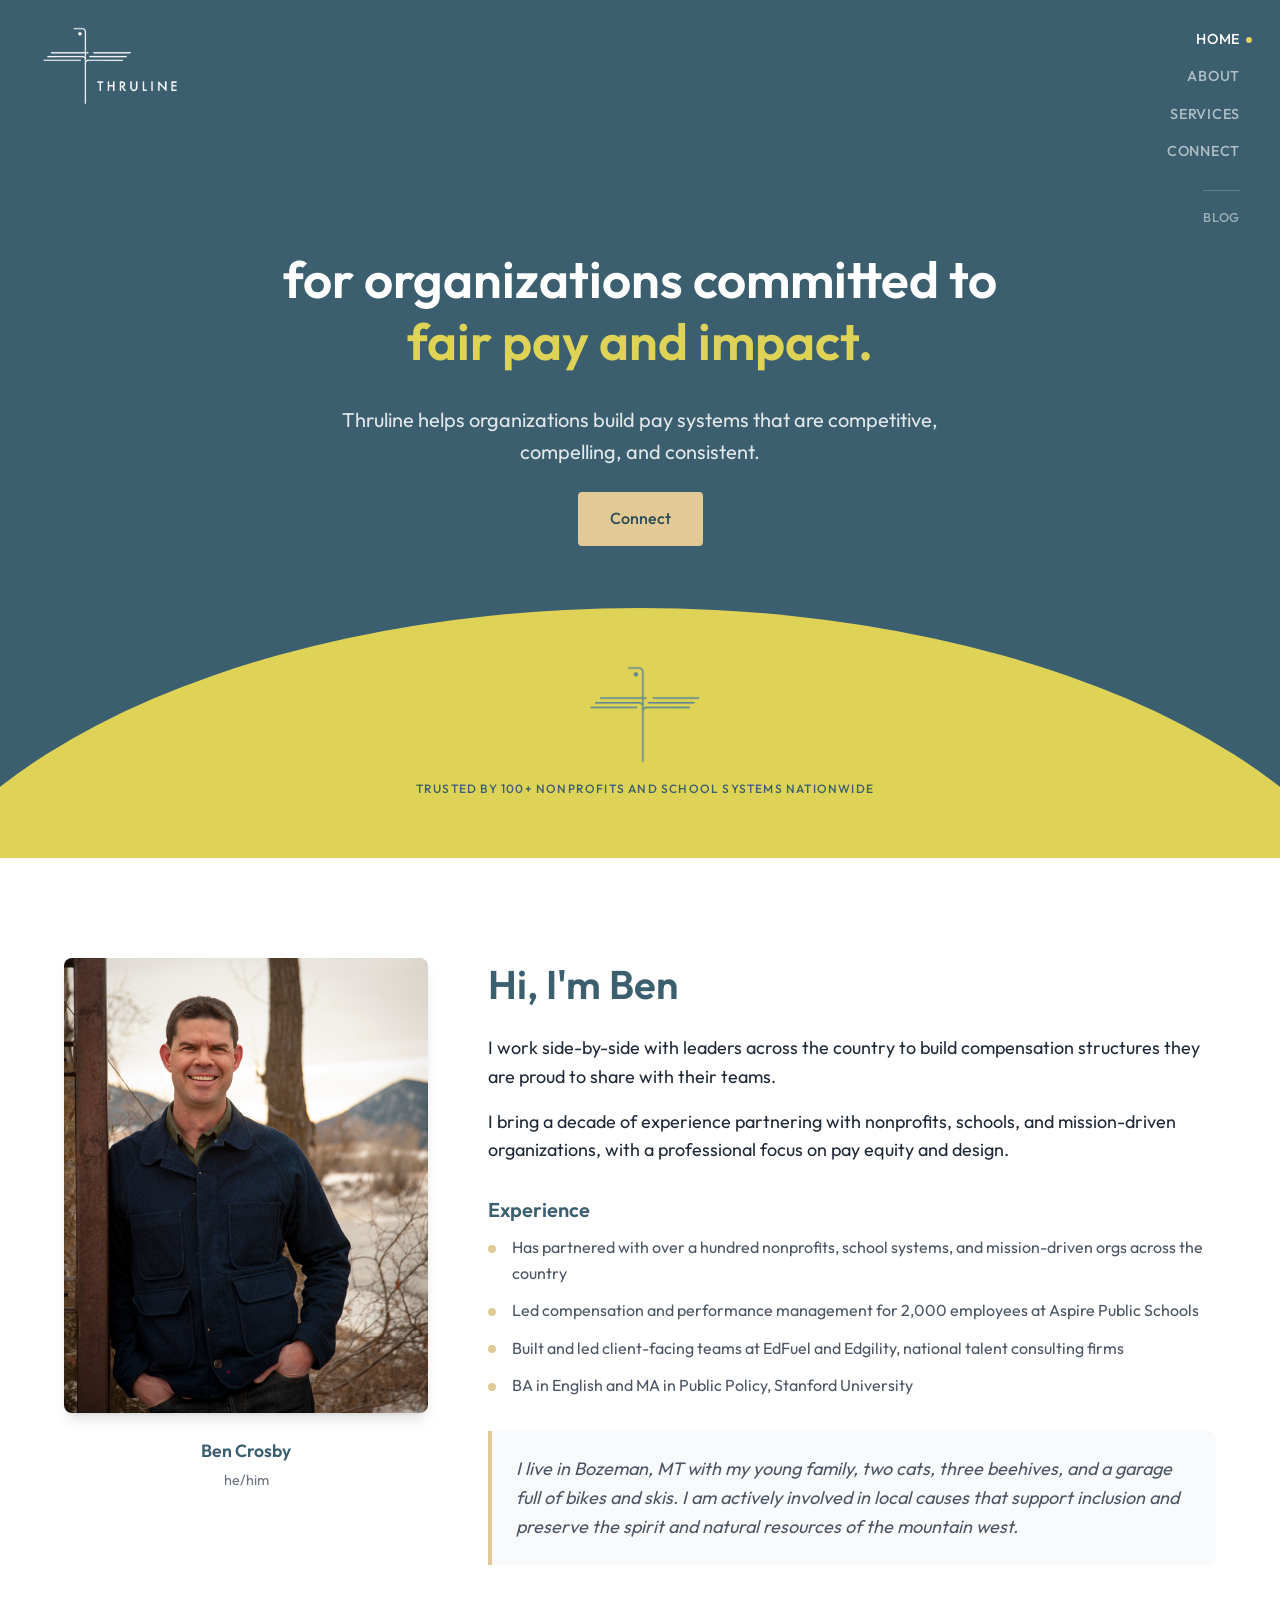
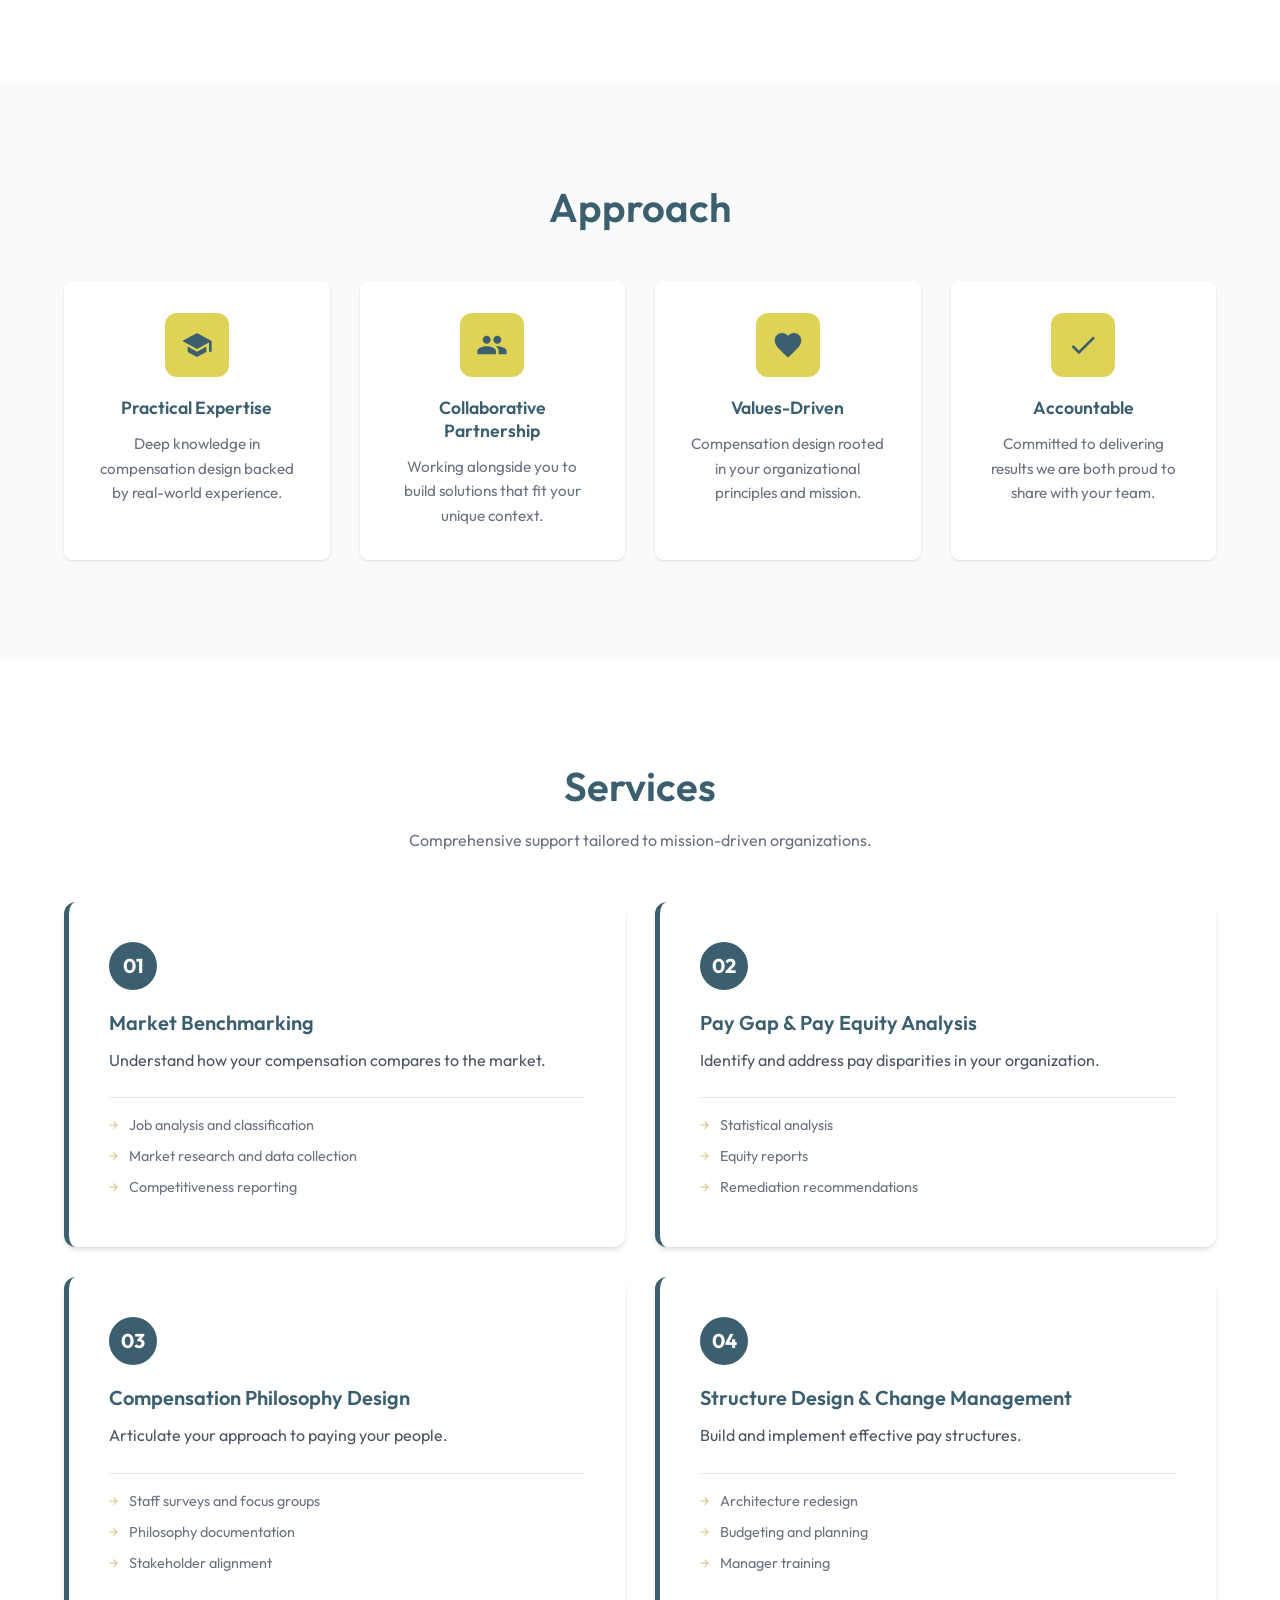
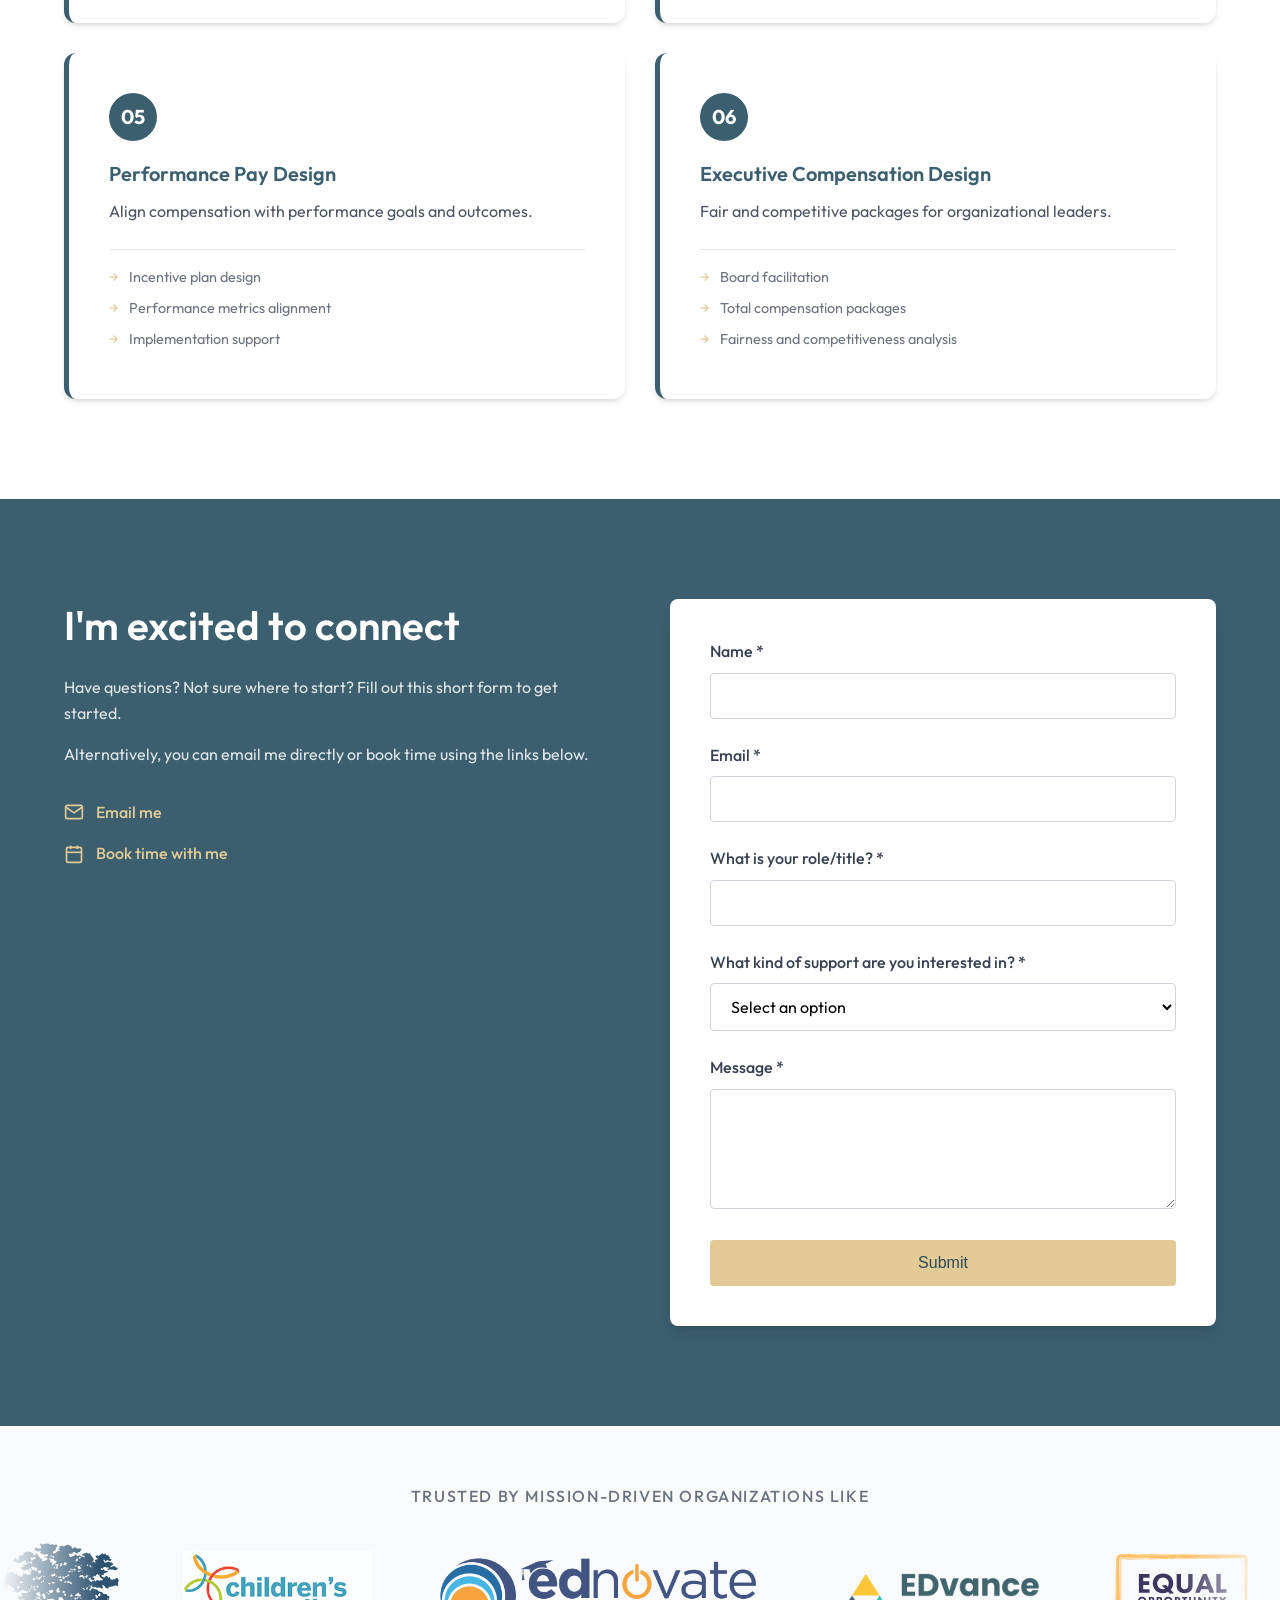
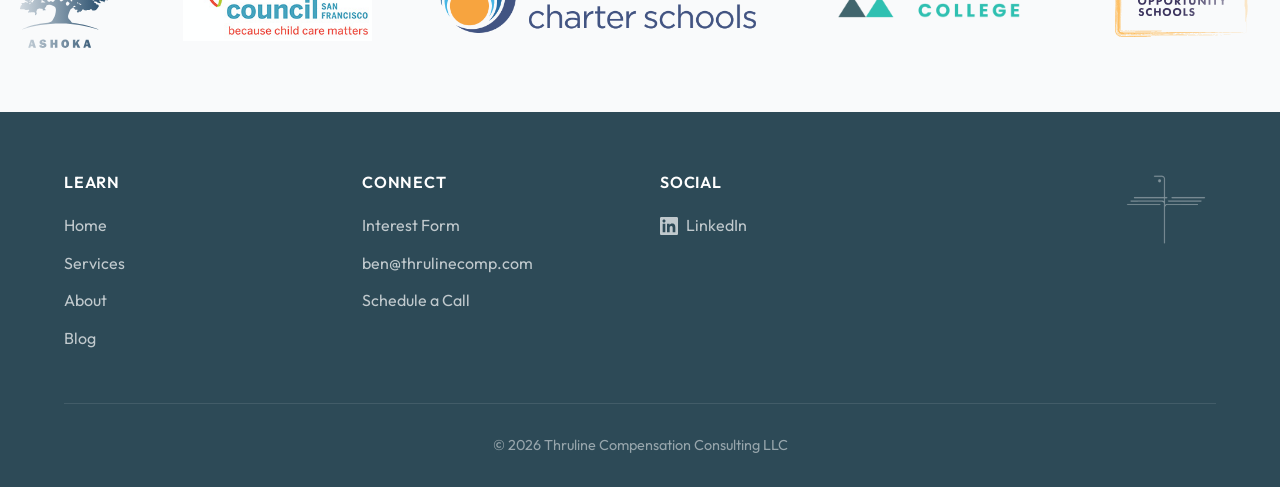
<file: index.html>
<!DOCTYPE html>
<html lang="en">
<head>
    <meta charset="UTF-8">
    <meta name="viewport" content="width=device-width, initial-scale=1.0">
    <title>Thruline Compensation Consulting</title>
    <link rel="stylesheet" href="styles.css">
    <link rel="preconnect" href="https://fonts.googleapis.com">
    <link rel="preconnect" href="https://fonts.gstatic.com" crossorigin>
    <link href="https://fonts.googleapis.com/css2?family=Outfit:wght@300;400;500;600;700&display=swap" rel="stylesheet">
</head>
<body>
    <!-- Header -->
    <header class="header">
        <nav class="nav">
            <a href="#home" class="logo">
                <img src="logo-white.png" alt="Thruline Compensation Consulting" class="logo-img">
            </a>
            <button class="mobile-menu-btn" aria-label="Toggle menu">
                <span></span>
                <span></span>
                <span></span>
            </button>
            <ul class="nav-links">
                <li><a href="#home">Home</a></li>
                <li><a href="#about">About</a></li>
                <li><a href="#services">Services</a></li>
                <li><a href="#get-started" class="nav-cta">Connect</a></li>
                <li class="nav-secondary"><a href="blog.html">Blog</a></li>
            </ul>
        </nav>
    </header>

    <!-- Hero Section -->
    <section id="home" class="hero">
        <!-- Decorative shapes -->
        <div class="hero-shape hero-shape-1"></div>
        <div class="hero-shape hero-shape-2"></div>
        <div class="hero-shape hero-shape-3"></div>

        <div class="hero-content">
            <div class="hero-accent-line"></div>
            <h1>Strategic consulting<br>for organizations committed to<br><span class="text-highlight">fair pay and impact.</span></h1>
            <p class="hero-subtitle">Thruline helps organizations build pay systems that are competitive, compelling, and consistent.</p>
            <a href="#get-started" class="btn btn-primary">Connect</a>
        </div>

        <div class="hero-decoration">
            <img src="logomark-color.png" alt="" class="hero-logomark" aria-hidden="true">
            <p class="hero-trust">Trusted by 100+ nonprofits and school systems nationwide</p>
        </div>
    </section>

    <!-- About Section -->
    <section id="about" class="about">
        <div class="container">
            <div class="about-grid">
                <div class="about-image">
                    <img src="ben-crosby.jpg" alt="Ben Crosby - Compensation Consultant" class="headshot">
                    <div class="photo-caption">
                        <span class="photo-name">Ben Crosby</span>
                        <span class="photo-pronouns">he/him</span>
                    </div>
                </div>
                <div class="about-content">
                    <h2>Hi, I'm Ben</h2>
                    <p class="lead">I work side-by-side with leaders across the country to build compensation structures they are proud to share with their teams.</p>

                    <p>I bring a decade of experience partnering with nonprofits, schools, and mission-driven organizations, with a professional focus on pay equity and design.</p>

                    <h3>Experience</h3>
                    <ul class="experience-list">
                        <li>Has partnered with over a hundred nonprofits, school systems, and mission-driven orgs across the country</li>
                        <li>Led compensation and performance management for 2,000 employees at Aspire Public Schools</li>
                        <li>Built and led client-facing teams at EdFuel and Edgility, national talent consulting firms</li>
                        <li>BA in English and MA in Public Policy, Stanford University</li>
                    </ul>

                    <p class="personal-note">I live in Bozeman, MT with my young family, two cats, three beehives, and a garage full of bikes and skis. I am actively involved in local causes that support inclusion and preserve the spirit and natural resources of the mountain west.</p>
                </div>
            </div>
        </div>
    </section>

    <!-- Values Section -->
    <section class="values">
        <div class="container">
            <h2>Approach</h2>
            <div class="values-grid">
                <div class="value-card">
                    <div class="value-icon">
                        <svg viewBox="0 0 24 24" fill="currentColor">
                            <path d="M12 3L1 9l11 6 9-4.91V17h2V9L12 3z"/>
                            <path d="M5 13.18v4L12 21l7-3.82v-4L12 17l-7-3.82z"/>
                        </svg>
                    </div>
                    <h3>Practical Expertise</h3>
                    <p>Deep knowledge in compensation design backed by real-world experience.</p>
                </div>
                <div class="value-card">
                    <div class="value-icon">
                        <svg viewBox="0 0 24 24" fill="currentColor">
                            <path d="M16 11c1.66 0 2.99-1.34 2.99-3S17.66 5 16 5c-1.66 0-3 1.34-3 3s1.34 3 3 3zm-8 0c1.66 0 2.99-1.34 2.99-3S9.66 5 8 5C6.34 5 5 6.34 5 8s1.34 3 3 3zm0 2c-2.33 0-7 1.17-7 3.5V19h14v-2.5c0-2.33-4.67-3.5-7-3.5zm8 0c-.29 0-.62.02-.97.05 1.16.84 1.97 1.97 1.97 3.45V19h6v-2.5c0-2.33-4.67-3.5-7-3.5z"/>
                        </svg>
                    </div>
                    <h3>Collaborative Partnership</h3>
                    <p>Working alongside you to build solutions that fit your unique context.</p>
                </div>
                <div class="value-card">
                    <div class="value-icon">
                        <svg viewBox="0 0 24 24" fill="currentColor">
                            <path d="M12 21.35l-1.45-1.32C5.4 15.36 2 12.28 2 8.5 2 5.42 4.42 3 7.5 3c1.74 0 3.41.81 4.5 2.09C13.09 3.81 14.76 3 16.5 3 19.58 3 22 5.42 22 8.5c0 3.78-3.4 6.86-8.55 11.54L12 21.35z"/>
                        </svg>
                    </div>
                    <h3>Values-Driven</h3>
                    <p>Compensation design rooted in your organizational principles and mission.</p>
                </div>
                <div class="value-card">
                    <div class="value-icon">
                        <svg viewBox="0 0 24 24" fill="currentColor">
                            <path d="M9 16.17L4.83 12l-1.42 1.41L9 19 21 7l-1.41-1.41L9 16.17z"/>
                        </svg>
                    </div>
                    <h3>Accountable</h3>
                    <p>Committed to delivering results we are both proud to share with your team.</p>
                </div>
            </div>
        </div>
    </section>

    <!-- Services Section -->
    <section id="services" class="services">
        <div class="container">
            <h2>Services</h2>
            <p class="section-intro">Comprehensive support tailored to mission-driven organizations.</p>

            <div class="services-grid">
                <div class="service-card">
                    <div class="service-number">01</div>
                    <h3>Market Benchmarking</h3>
                    <p>Understand how your compensation compares to the market.</p>
                    <ul class="deliverables">
                        <li>Job analysis and classification</li>
                        <li>Market research and data collection</li>
                        <li>Competitiveness reporting</li>
                    </ul>
                </div>

                <div class="service-card">
                    <div class="service-number">02</div>
                    <h3>Pay Gap & Pay Equity Analysis</h3>
                    <p>Identify and address pay disparities in your organization.</p>
                    <ul class="deliverables">
                        <li>Statistical analysis</li>
                        <li>Equity reports</li>
                        <li>Remediation recommendations</li>
                    </ul>
                </div>

                <div class="service-card">
                    <div class="service-number">03</div>
                    <h3>Compensation Philosophy Design</h3>
                    <p>Articulate your approach to paying your people.</p>
                    <ul class="deliverables">
                        <li>Staff surveys and focus groups</li>
                        <li>Philosophy documentation</li>
                        <li>Stakeholder alignment</li>
                    </ul>
                </div>

                <div class="service-card">
                    <div class="service-number">04</div>
                    <h3>Structure Design & Change Management</h3>
                    <p>Build and implement effective pay structures.</p>
                    <ul class="deliverables">
                        <li>Architecture redesign</li>
                        <li>Budgeting and planning</li>
                        <li>Manager training</li>
                    </ul>
                </div>

                <div class="service-card">
                    <div class="service-number">05</div>
                    <h3>Performance Pay Design</h3>
                    <p>Align compensation with performance goals and outcomes.</p>
                    <ul class="deliverables">
                        <li>Incentive plan design</li>
                        <li>Performance metrics alignment</li>
                        <li>Implementation support</li>
                    </ul>
                </div>

                <div class="service-card">
                    <div class="service-number">06</div>
                    <h3>Executive Compensation Design</h3>
                    <p>Fair and competitive packages for organizational leaders.</p>
                    <ul class="deliverables">
                        <li>Board facilitation</li>
                        <li>Total compensation packages</li>
                        <li>Fairness and competitiveness analysis</li>
                    </ul>
                </div>
            </div>
        </div>
    </section>

    <!-- Connect Section -->
    <section id="get-started" class="get-started">
        <div class="container">
            <div class="get-started-grid">
                <div class="get-started-content">
                    <h2>I'm excited to connect</h2>
                    <p>Have questions? Not sure where to start? Fill out this short form to get started.</p>
                    <p>Alternatively, you can email me directly or book time using the links below.</p>

                    <div class="contact-alternatives">
                        <a href="mailto:ben@thrulinecomp.com" class="contact-link">
                            <svg viewBox="0 0 24 24" fill="none" stroke="currentColor" stroke-width="2">
                                <path d="M4 4h16c1.1 0 2 .9 2 2v12c0 1.1-.9 2-2 2H4c-1.1 0-2-.9-2-2V6c0-1.1.9-2 2-2z"/>
                                <polyline points="22,6 12,13 2,6"/>
                            </svg>
                            Email me
                        </a>
                        <a href="https://calendly.com/bencrosby-thruline" target="_blank" rel="noopener noreferrer" class="contact-link">
                            <svg viewBox="0 0 24 24" fill="none" stroke="currentColor" stroke-width="2">
                                <rect x="3" y="4" width="18" height="18" rx="2" ry="2"/>
                                <line x1="16" y1="2" x2="16" y2="6"/>
                                <line x1="8" y1="2" x2="8" y2="6"/>
                                <line x1="3" y1="10" x2="21" y2="10"/>
                            </svg>
                            Book time with me
                        </a>
                    </div>
                </div>

                <div class="get-started-form">
                    <form id="contact-form" action="https://api.web3forms.com/submit" method="POST">
                        <input type="hidden" name="access_key" value="d8dfdfcf-18a9-48a7-85e6-bcd4b63ea696">
                        <input type="hidden" name="subject" value="New inquiry from Thruline website">
                        <input type="hidden" name="from_name" value="Thruline Website">
                        <input type="checkbox" name="botcheck" class="botcheck" style="display:none !important;" tabindex="-1" autocomplete="off" aria-hidden="true">

                        <div class="form-group">
                            <label for="name">Name *</label>
                            <input type="text" id="name" name="name" required>
                        </div>

                        <div class="form-group">
                            <label for="email">Email *</label>
                            <input type="email" id="email" name="email" required>
                        </div>

                        <div class="form-group">
                            <label for="role">What is your role/title? *</label>
                            <input type="text" id="role" name="role" required>
                        </div>

                        <div class="form-group">
                            <label for="interest">What kind of support are you interested in? *</label>
                            <select id="interest" name="interest" required>
                                <option value="">Select an option</option>
                                <option value="compensation-study">Compensation study</option>
                                <option value="market-benchmarking">Market benchmarking</option>
                                <option value="executive-compensation">Executive compensation design</option>
                                <option value="talent-performance">Talent or performance management</option>
                                <option value="other">Other</option>
                            </select>
                        </div>

                        <div class="form-group">
                            <label for="message">Message *</label>
                            <textarea id="message" name="message" rows="4" required></textarea>
                        </div>

                        <button type="submit" class="btn btn-primary btn-full">Submit</button>

                        <div id="form-success" class="form-success" hidden>
                            Thanks for reaching out! I'll be in touch soon.
                        </div>

                        <div id="form-error" class="form-error" hidden>
                            Sorry, something went wrong sending your message. Please email me directly at <a href="mailto:ben@thrulinecomp.com">ben@thrulinecomp.com</a>.
                        </div>
                    </form>
                </div>
            </div>
        </div>
    </section>

    <!-- Client Logos Section -->
    <section class="clients">
        <div class="container">
            <h3>Trusted by mission-driven organizations like</h3>
        </div>
        <div class="logo-marquee">
            <div class="logo-track">
                <img src="logos/Ashoka_logo.svg" alt="Ashoka" class="logo-ashoka">
                <img src="logos/Childrens council logo.jpg" alt="Children's Council" class="logo-childrens">
                <img src="logos/ednovate.png" alt="Ednovate" class="logo-ednovate">
                <img src="logos/EDvance_logo_horizontal (5).png" alt="EDvance" class="logo-edvance">
                <img src="logos/eos-brush-logo.svg" alt="EOS" class="logo-eos">
                <img src="logos/FAS_Logo_BLUE.png" alt="FAS" class="logo-fas">
                <img src="logos/Giffords_Logo_Primary_RGB.webp" alt="Giffords" class="logo-giffords">
                <img src="logos/HPN Logo.jpg" alt="HPN" class="logo-hpn">
                <img src="logos/Local Progress.png" alt="Local Progress" class="logo-localprogress">
                <img src="logos/MS votes.jpg" alt="MS Votes" class="logo-msvotes">
                <img src="logos/MWF_RGB__Logo.png" alt="MWF" class="logo-mwf">
                <img src="logos/Promise+Venture+Studio+Logo+-+Color.webp" alt="Promise Venture Studio" class="logo-promise">
                <img src="logos/TrusteesLogo_C_Left.png" alt="Trustees" class="logo-trustees">
                <img src="logos/WHOI_PrimaryLogo.png" alt="WHOI" class="logo-whoi">
                <img src="logos/Alder.png" alt="Alder" class="logo-alder">
                <img src="logos/NYFC_Logo.png" alt="NYFC" class="logo-nyfc">
                <img src="logos/size_550x415_Aspire_Primary_Logo.png" alt="Aspire" class="logo-aspire">
                <!-- Duplicate for seamless loop -->
                <img src="logos/Ashoka_logo.svg" alt="Ashoka" class="logo-ashoka">
                <img src="logos/Childrens council logo.jpg" alt="Children's Council" class="logo-childrens">
                <img src="logos/ednovate.png" alt="Ednovate" class="logo-ednovate">
                <img src="logos/EDvance_logo_horizontal (5).png" alt="EDvance" class="logo-edvance">
                <img src="logos/eos-brush-logo.svg" alt="EOS" class="logo-eos">
                <img src="logos/FAS_Logo_BLUE.png" alt="FAS" class="logo-fas">
                <img src="logos/Giffords_Logo_Primary_RGB.webp" alt="Giffords" class="logo-giffords">
                <img src="logos/HPN Logo.jpg" alt="HPN" class="logo-hpn">
                <img src="logos/Local Progress.png" alt="Local Progress" class="logo-localprogress">
                <img src="logos/MS votes.jpg" alt="MS Votes" class="logo-msvotes">
                <img src="logos/MWF_RGB__Logo.png" alt="MWF" class="logo-mwf">
                <img src="logos/Promise+Venture+Studio+Logo+-+Color.webp" alt="Promise Venture Studio" class="logo-promise">
                <img src="logos/TrusteesLogo_C_Left.png" alt="Trustees" class="logo-trustees">
                <img src="logos/WHOI_PrimaryLogo.png" alt="WHOI" class="logo-whoi">
                <img src="logos/Alder.png" alt="Alder" class="logo-alder">
                <img src="logos/NYFC_Logo.png" alt="NYFC" class="logo-nyfc">
                <img src="logos/size_550x415_Aspire_Primary_Logo.png" alt="Aspire" class="logo-aspire">
            </div>
        </div>
    </section>

    <!-- Footer -->
    <footer class="footer">
        <div class="container">
            <div class="footer-grid">
                <div class="footer-section">
                    <h4>Learn</h4>
                    <ul>
                        <li><a href="#home">Home</a></li>
                        <li><a href="#services">Services</a></li>
                        <li><a href="#about">About</a></li>
                        <li><a href="blog.html">Blog</a></li>
                    </ul>
                </div>

                <div class="footer-section">
                    <h4>Connect</h4>
                    <ul>
                        <li><a href="#get-started">Interest Form</a></li>
                        <li><a href="mailto:ben@thrulinecomp.com">ben@thrulinecomp.com</a></li>
                        <li><a href="https://calendly.com/bencrosby-thruline" target="_blank" rel="noopener noreferrer">Schedule a Call</a></li>
                    </ul>
                </div>

                <div class="footer-section">
                    <h4>Social</h4>
                    <ul>
                        <li>
                            <a href="https://linkedin.com/in/ben-crosby-9b768011/" target="_blank" rel="noopener noreferrer" class="social-link">
                                <svg viewBox="0 0 24 24" fill="currentColor">
                                    <path d="M20.447 20.452h-3.554v-5.569c0-1.328-.027-3.037-1.852-3.037-1.853 0-2.136 1.445-2.136 2.939v5.667H9.351V9h3.414v1.561h.046c.477-.9 1.637-1.85 3.37-1.85 3.601 0 4.267 2.37 4.267 5.455v6.286zM5.337 7.433c-1.144 0-2.063-.926-2.063-2.065 0-1.138.92-2.063 2.063-2.063 1.14 0 2.064.925 2.064 2.063 0 1.139-.925 2.065-2.064 2.065zm1.782 13.019H3.555V9h3.564v11.452zM22.225 0H1.771C.792 0 0 .774 0 1.729v20.542C0 23.227.792 24 1.771 24h20.451C23.2 24 24 23.227 24 22.271V1.729C24 .774 23.2 0 22.222 0h.003z"/>
                                </svg>
                                LinkedIn
                            </a>
                        </li>
                    </ul>
                </div>

                <div class="footer-section footer-brand">
                    <img src="logomark-white.png" alt="Thruline" class="footer-logomark">
                </div>
            </div>

            <div class="footer-bottom">
                <p>&copy; 2026 Thruline Compensation Consulting LLC</p>
            </div>
        </div>
    </footer>

    <script src="script.js"></script>
</body>
</html>
</file>
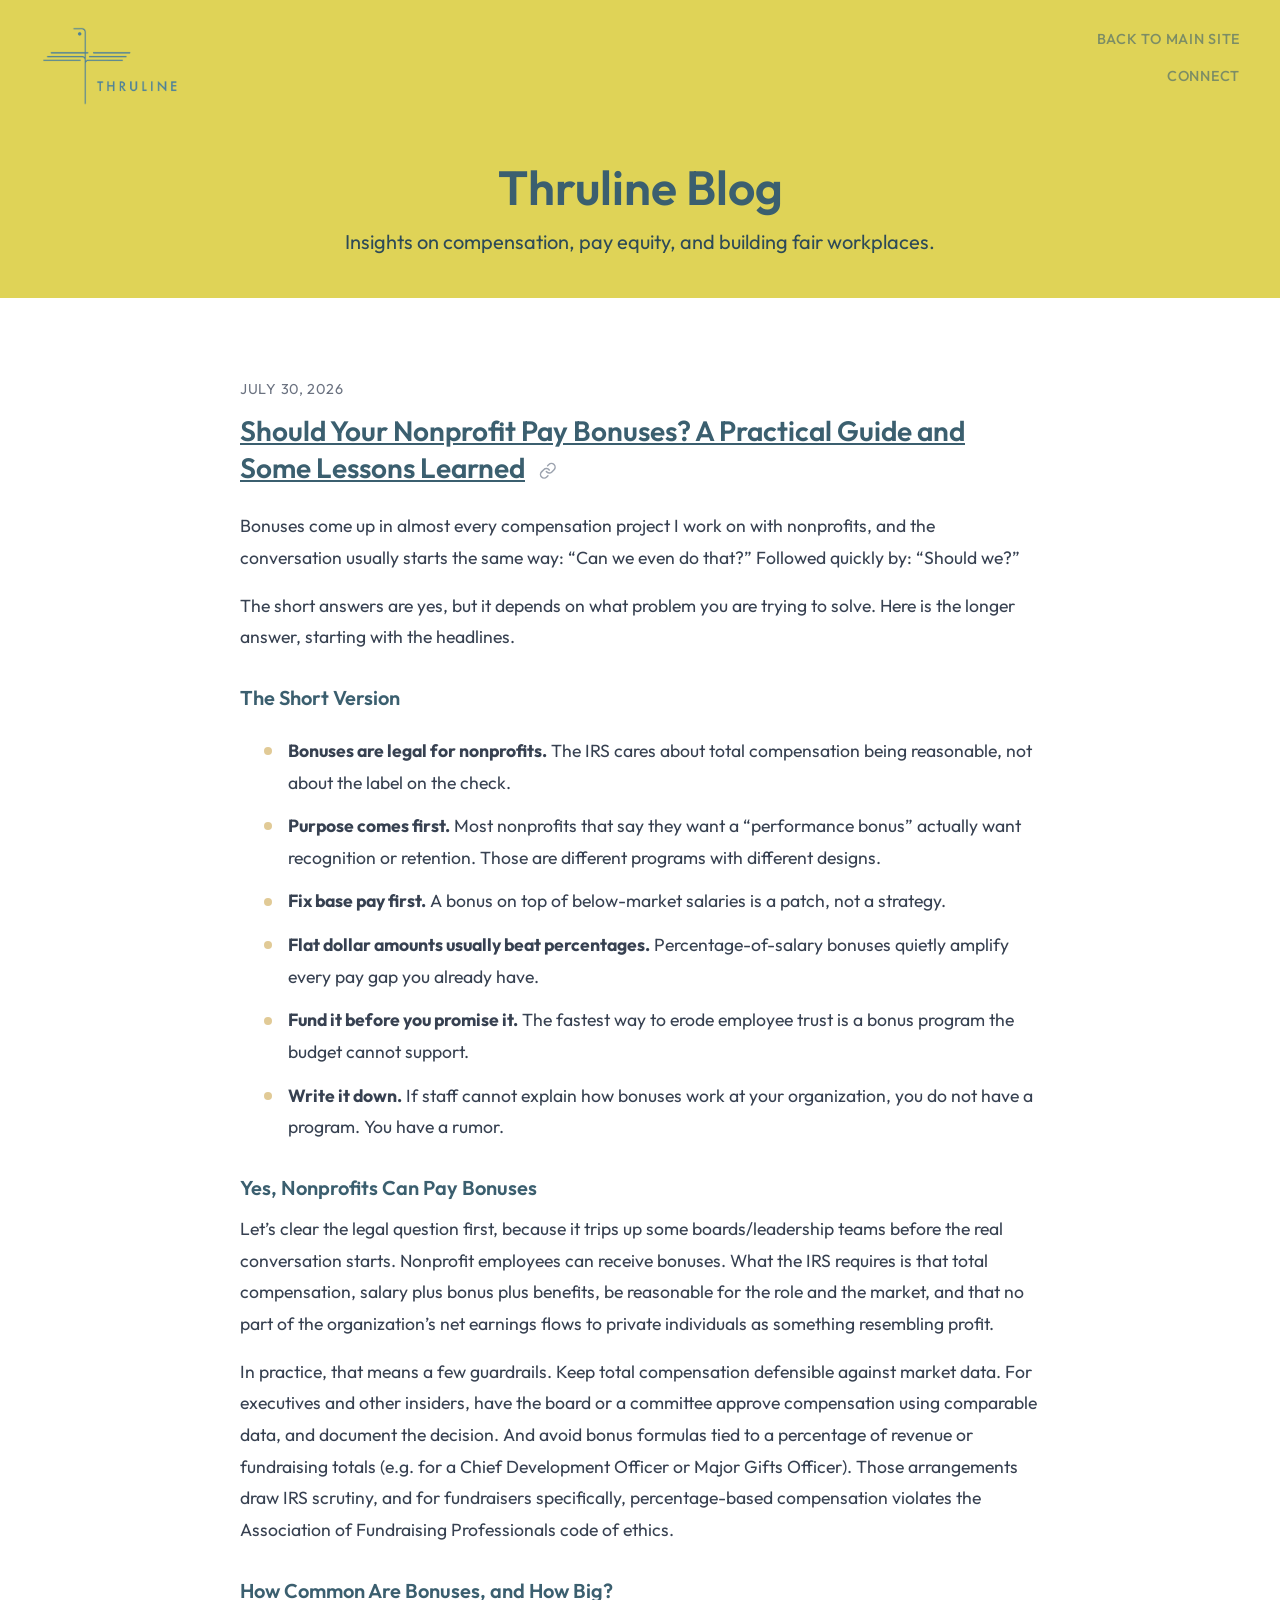
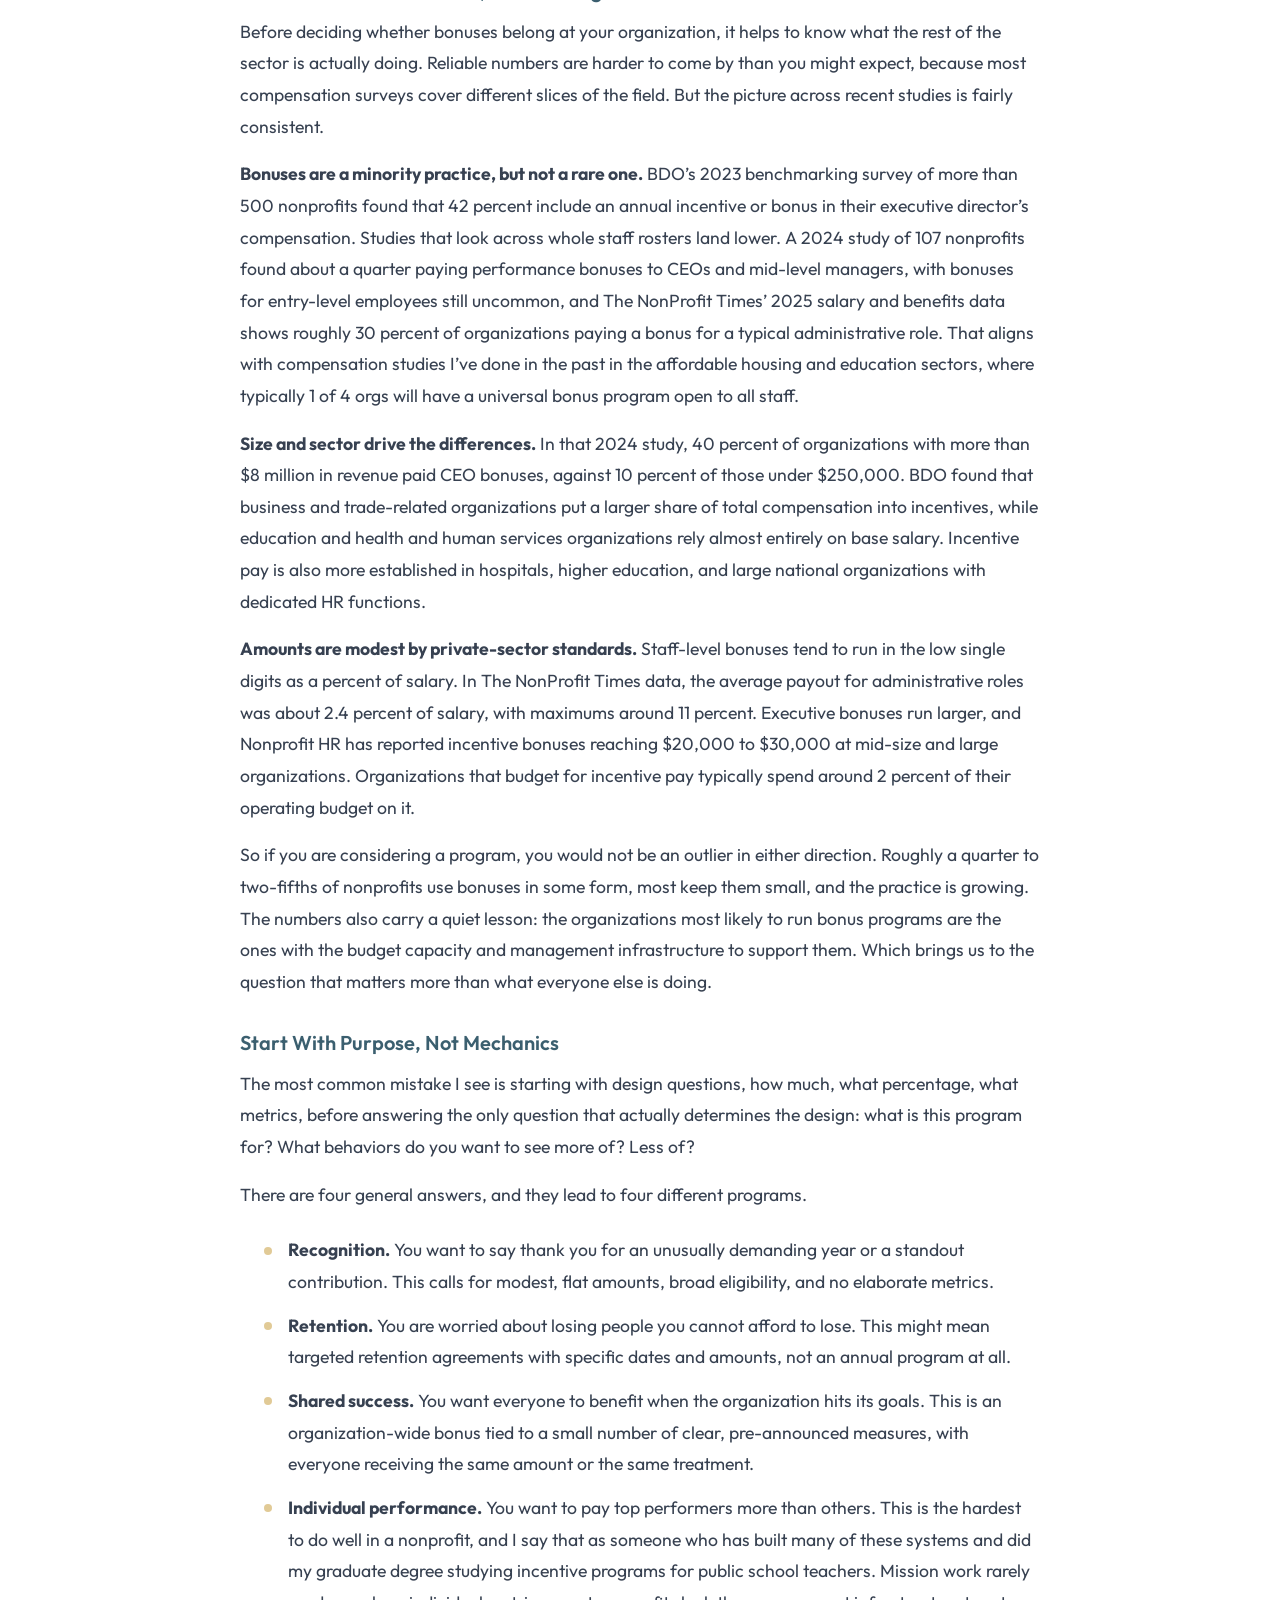
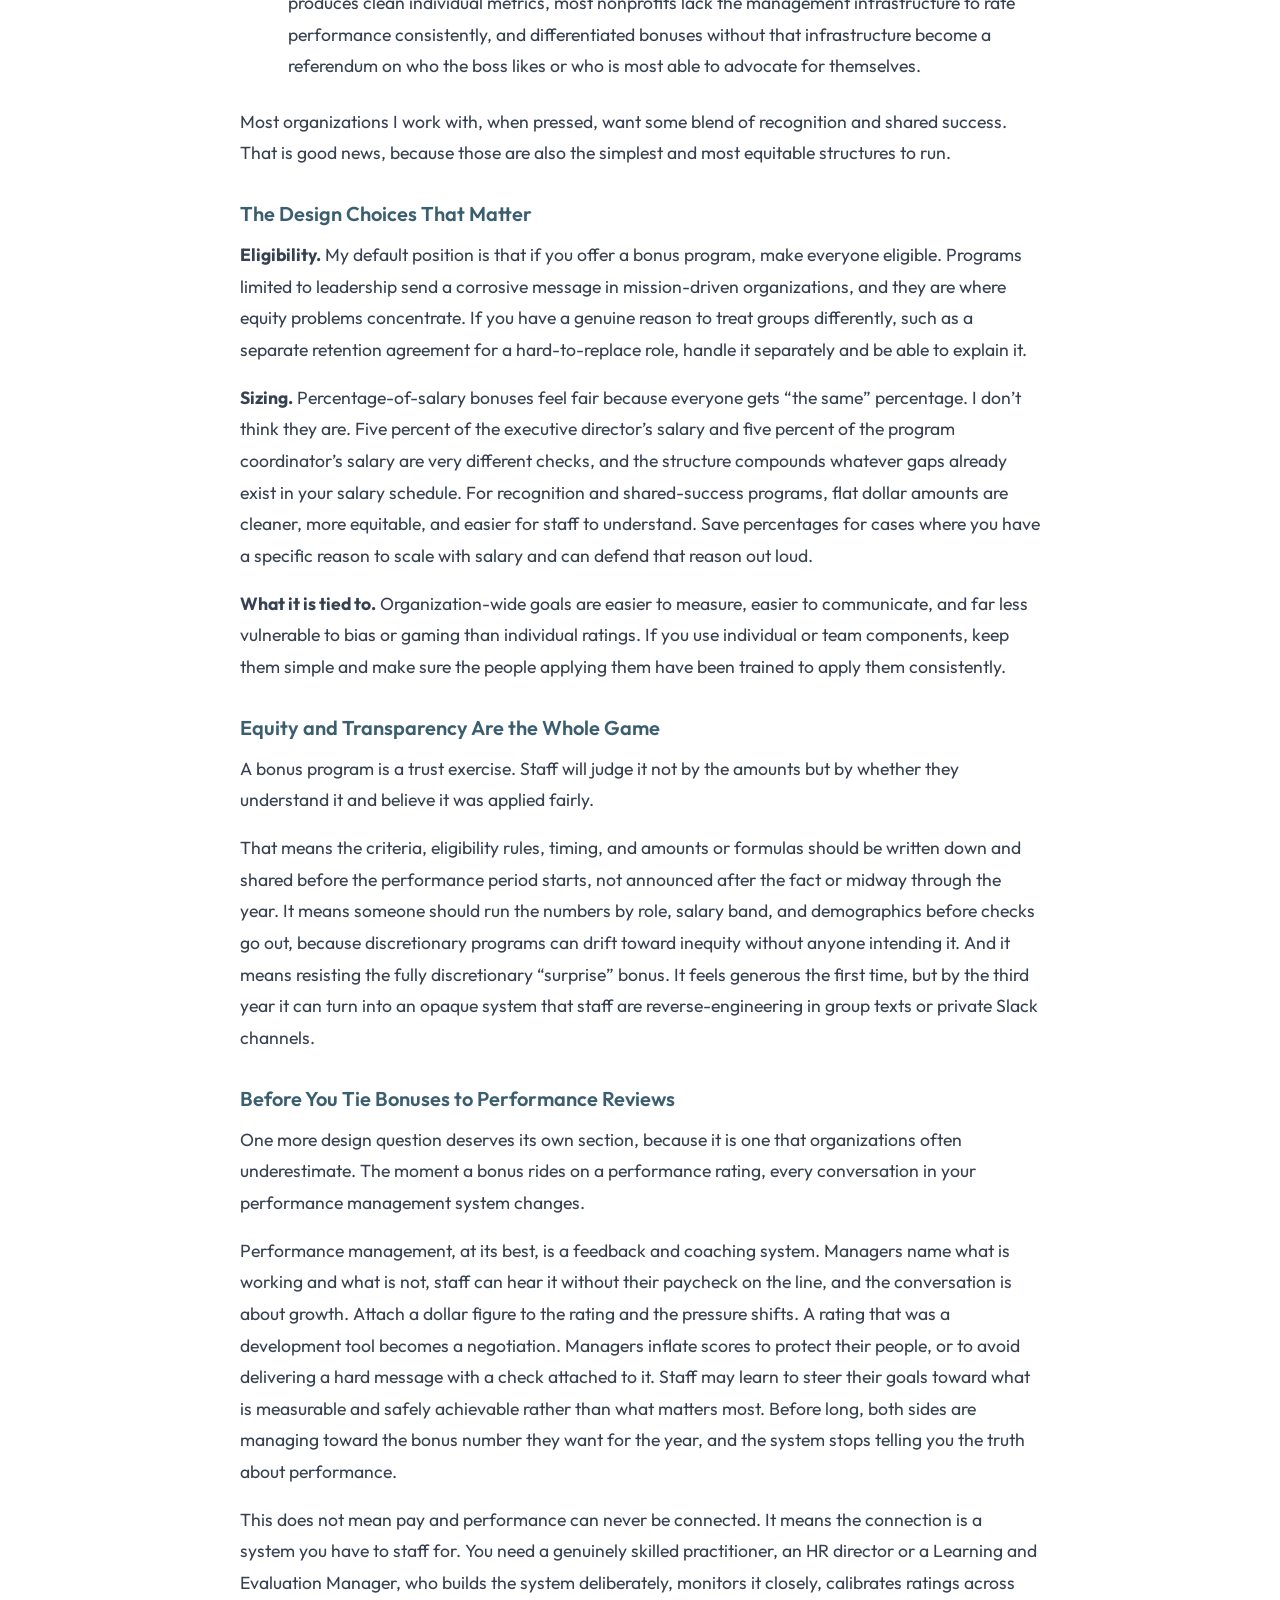
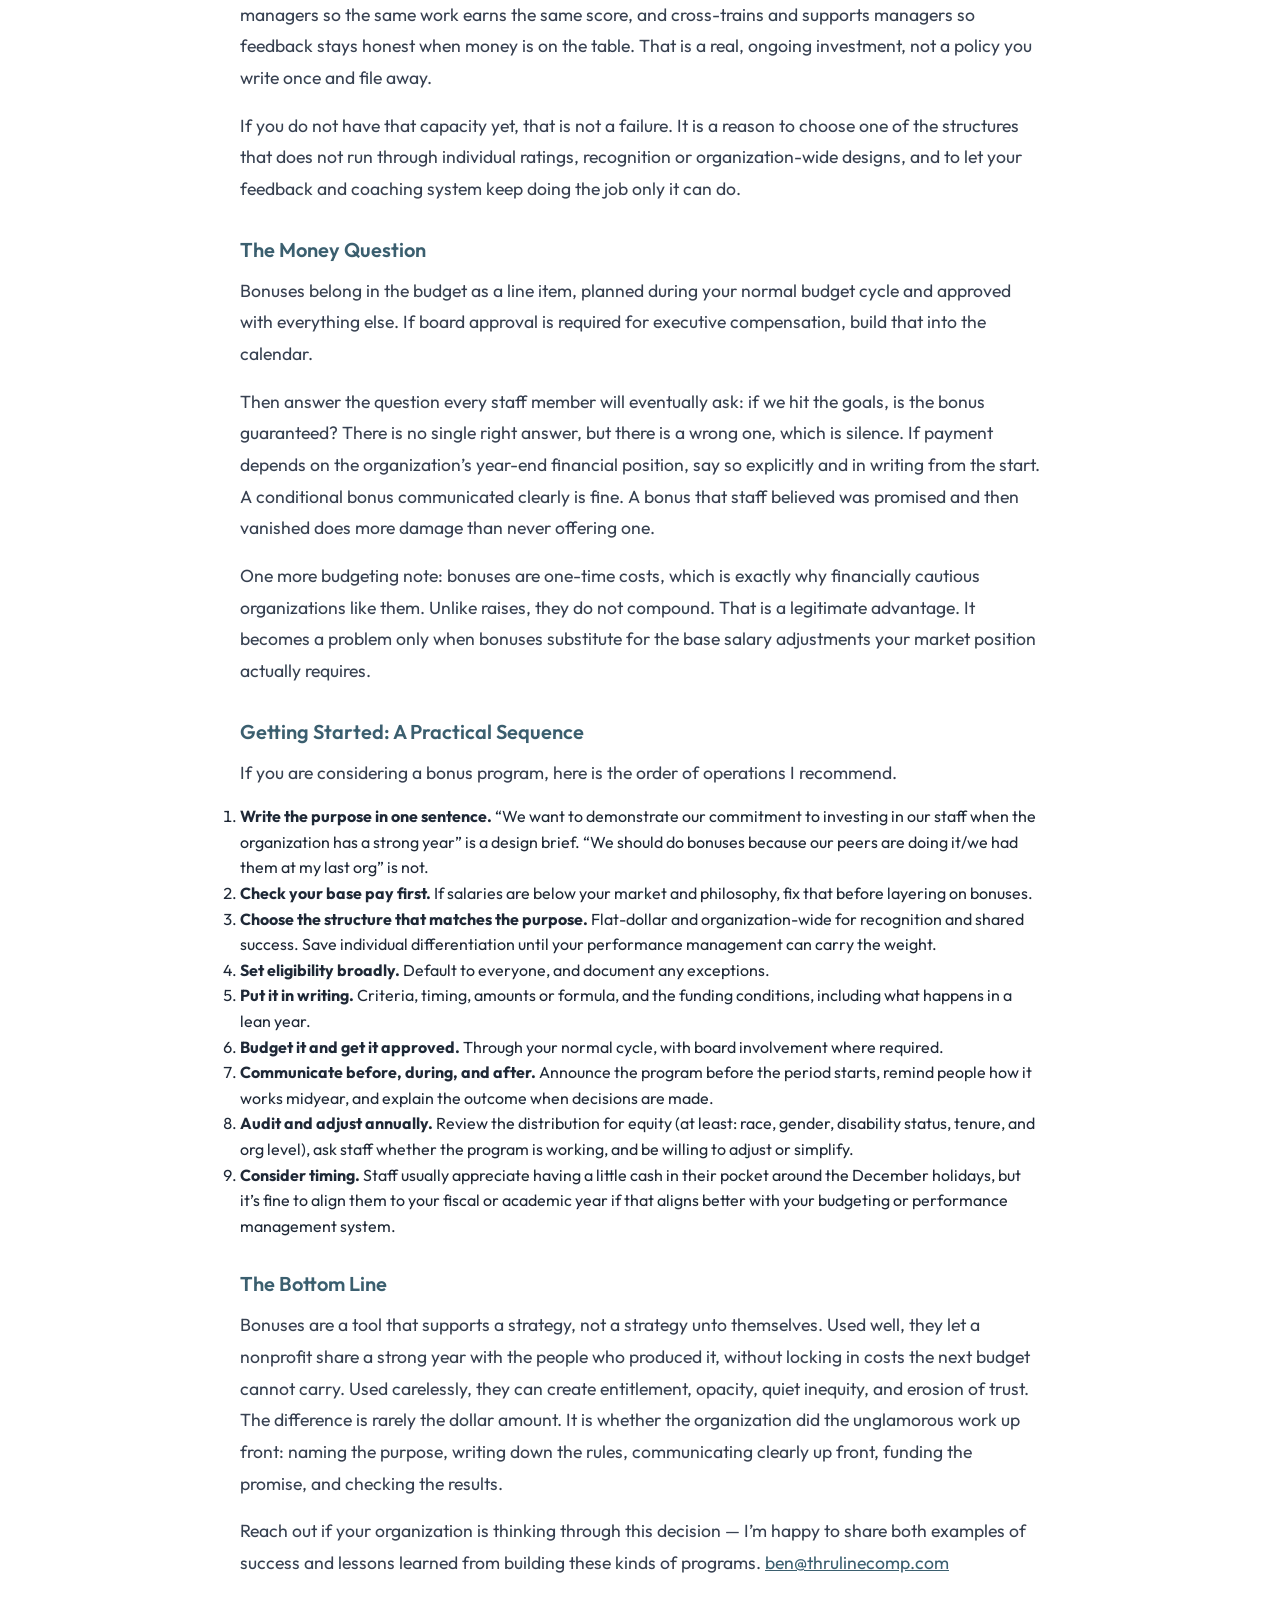
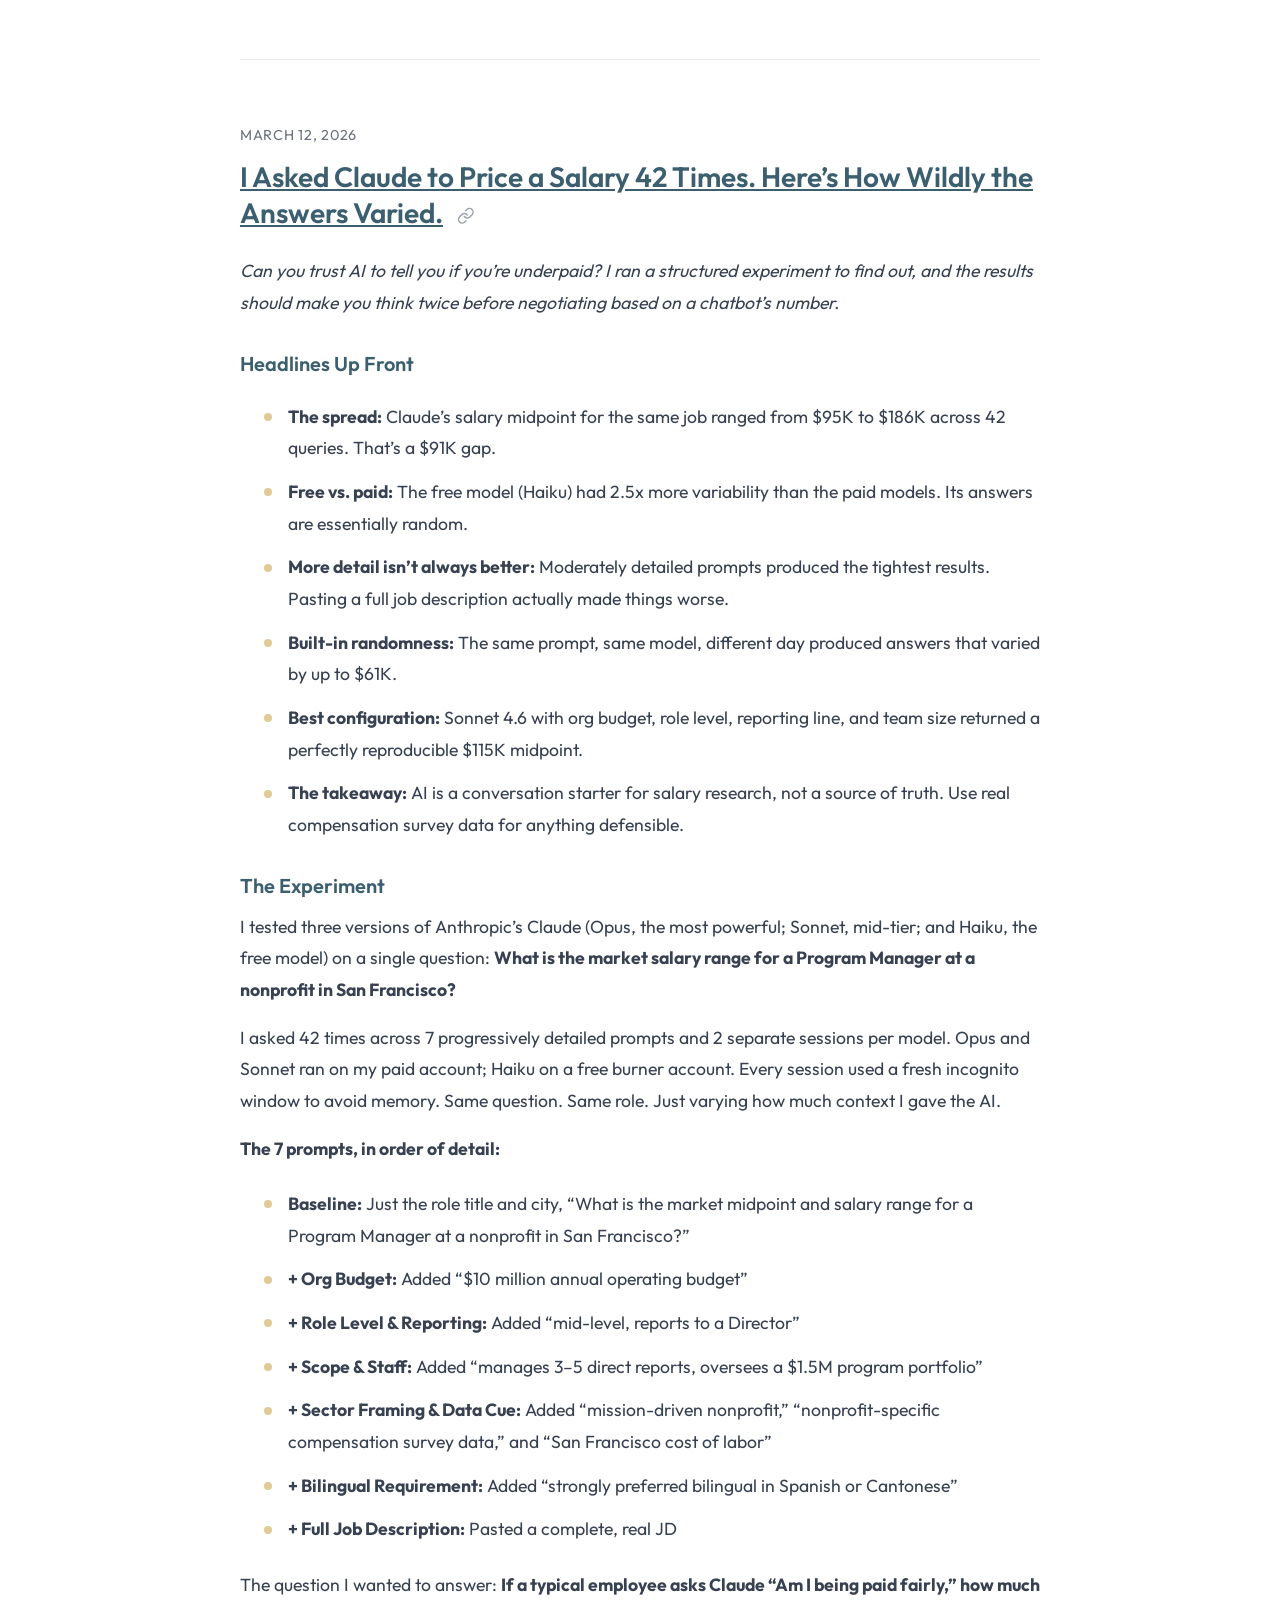
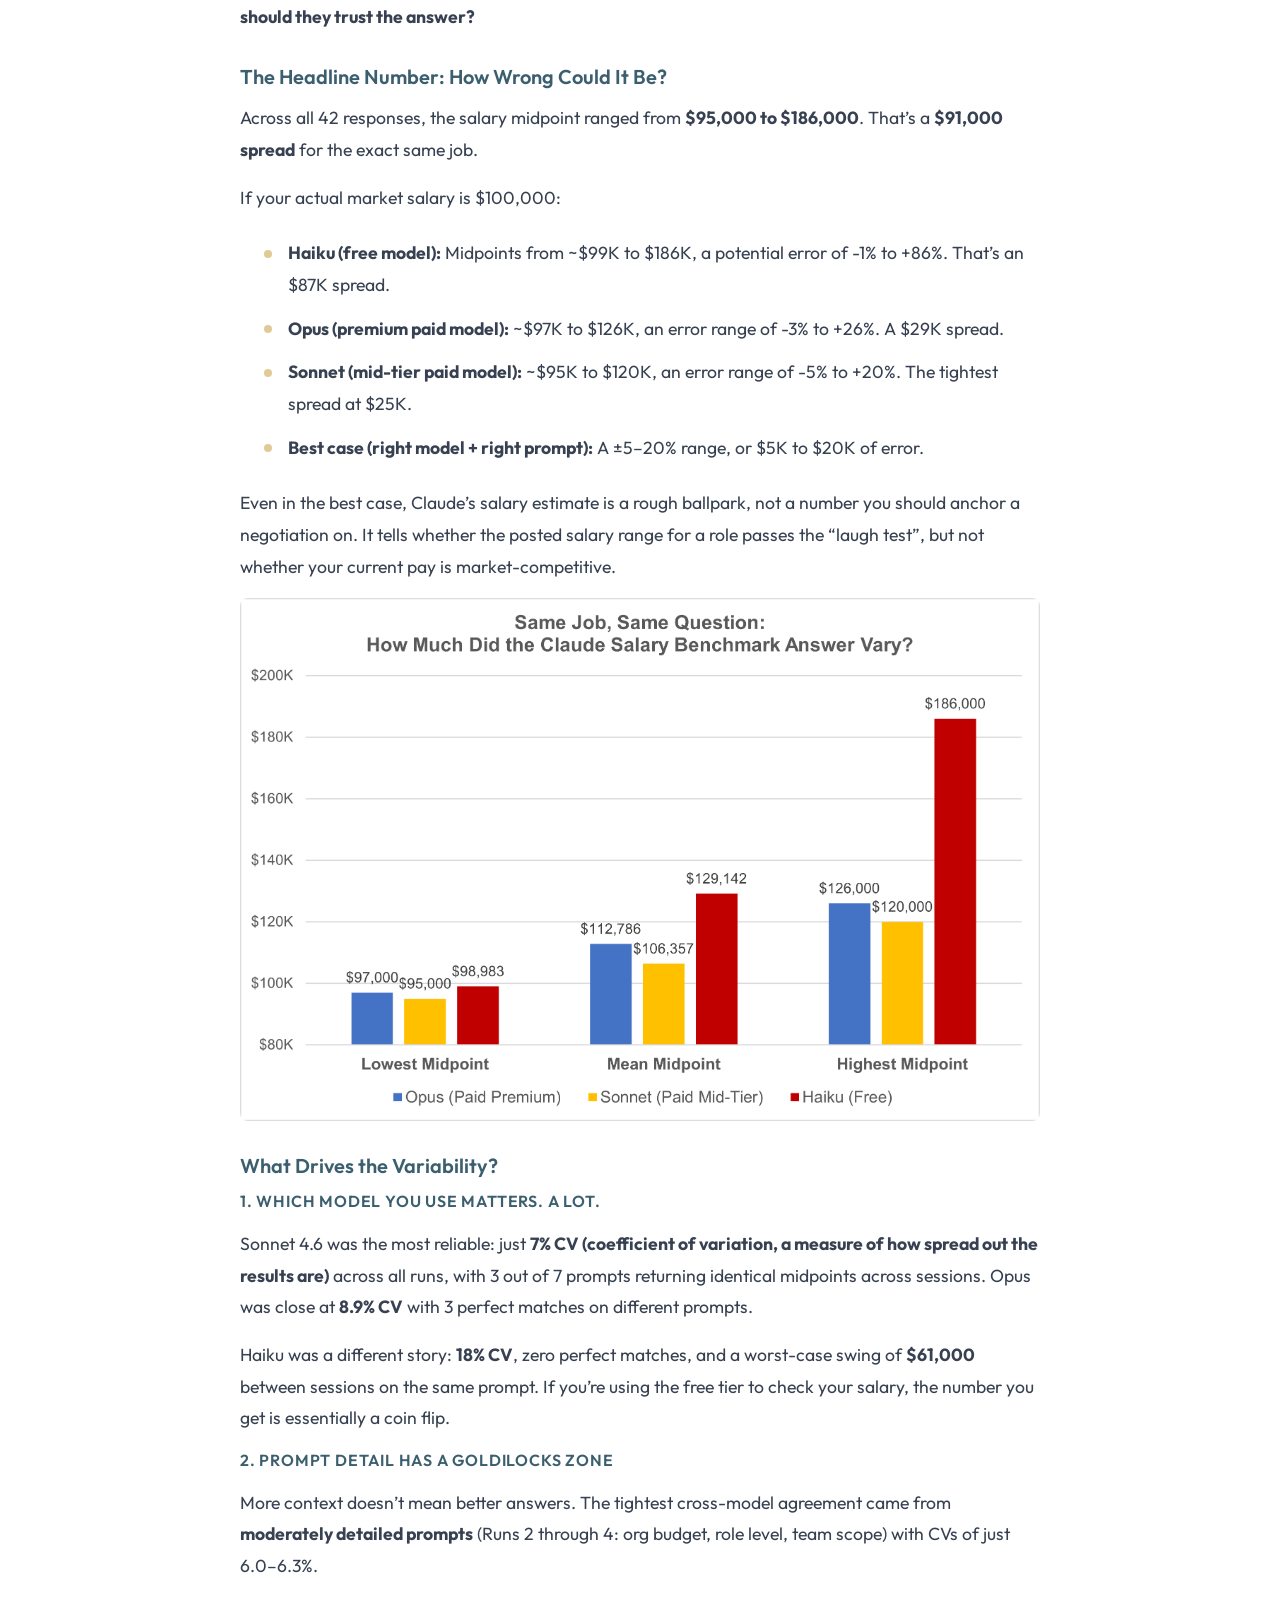
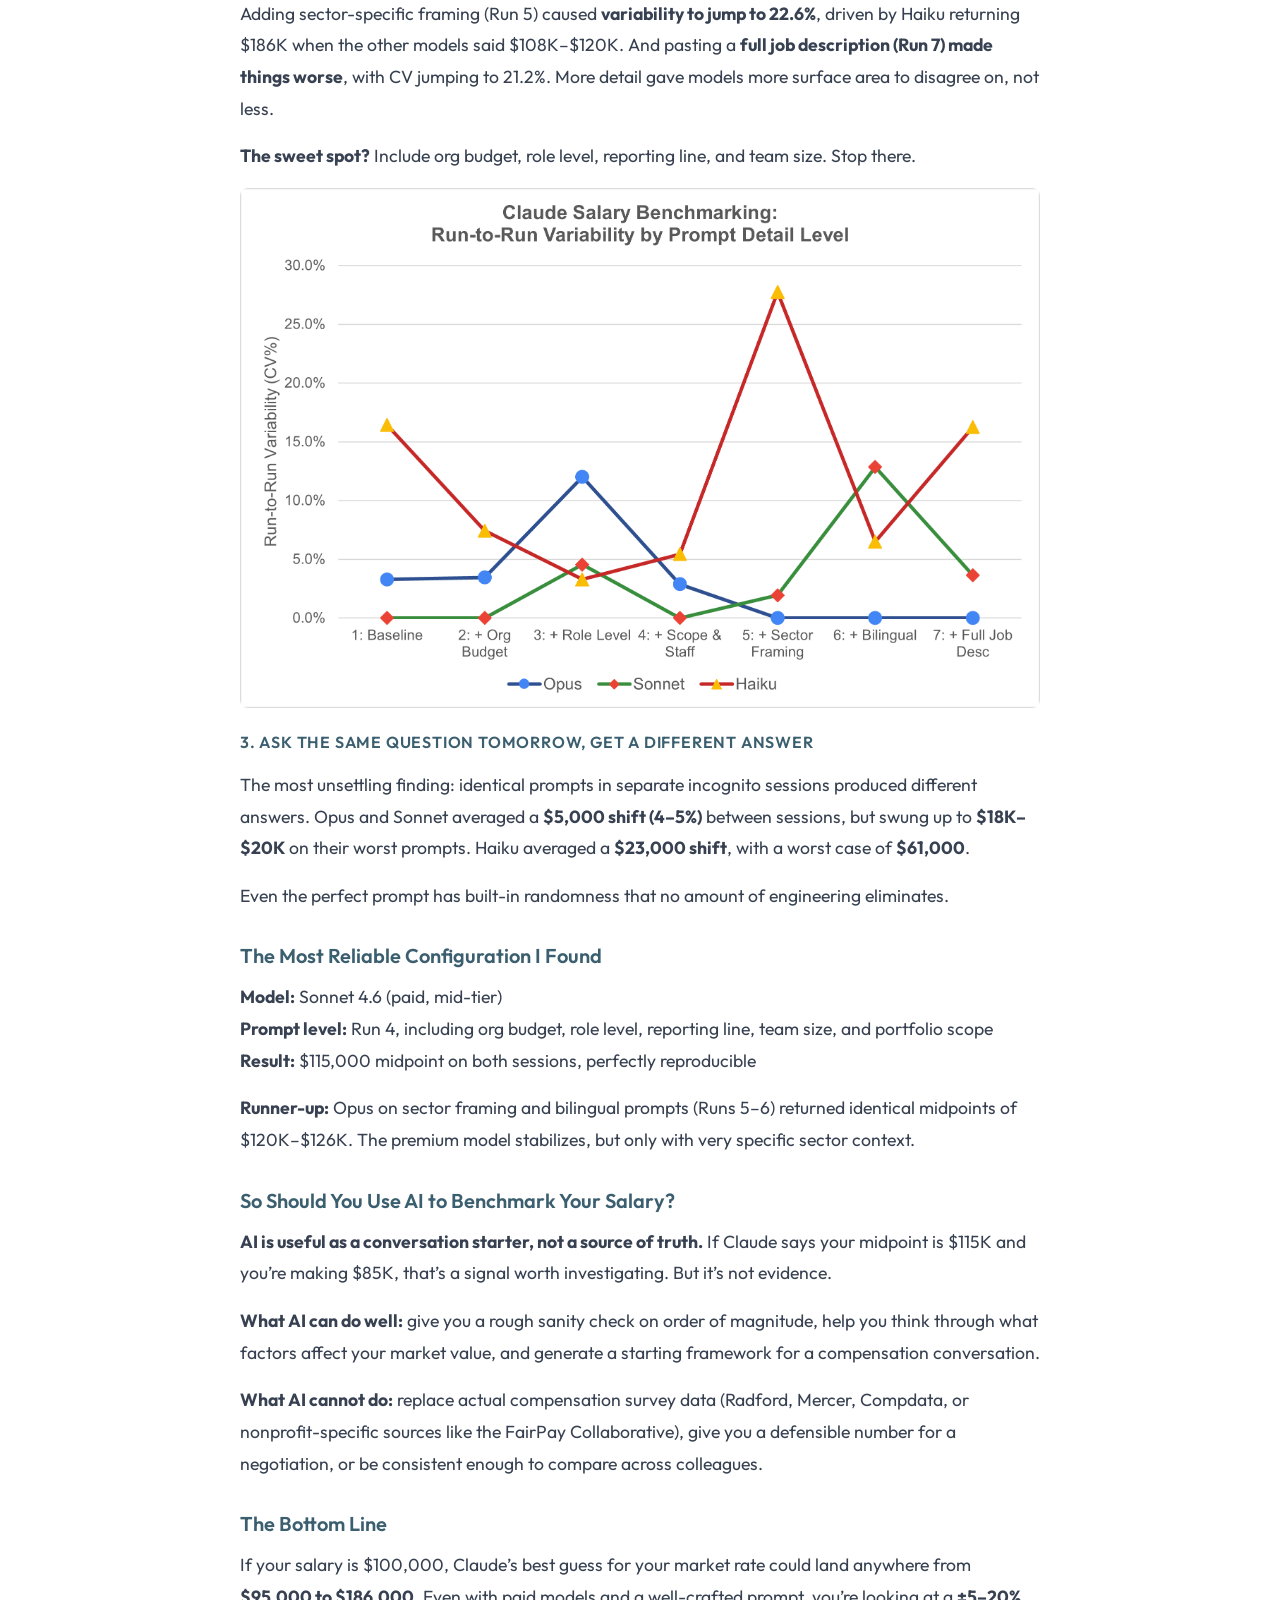
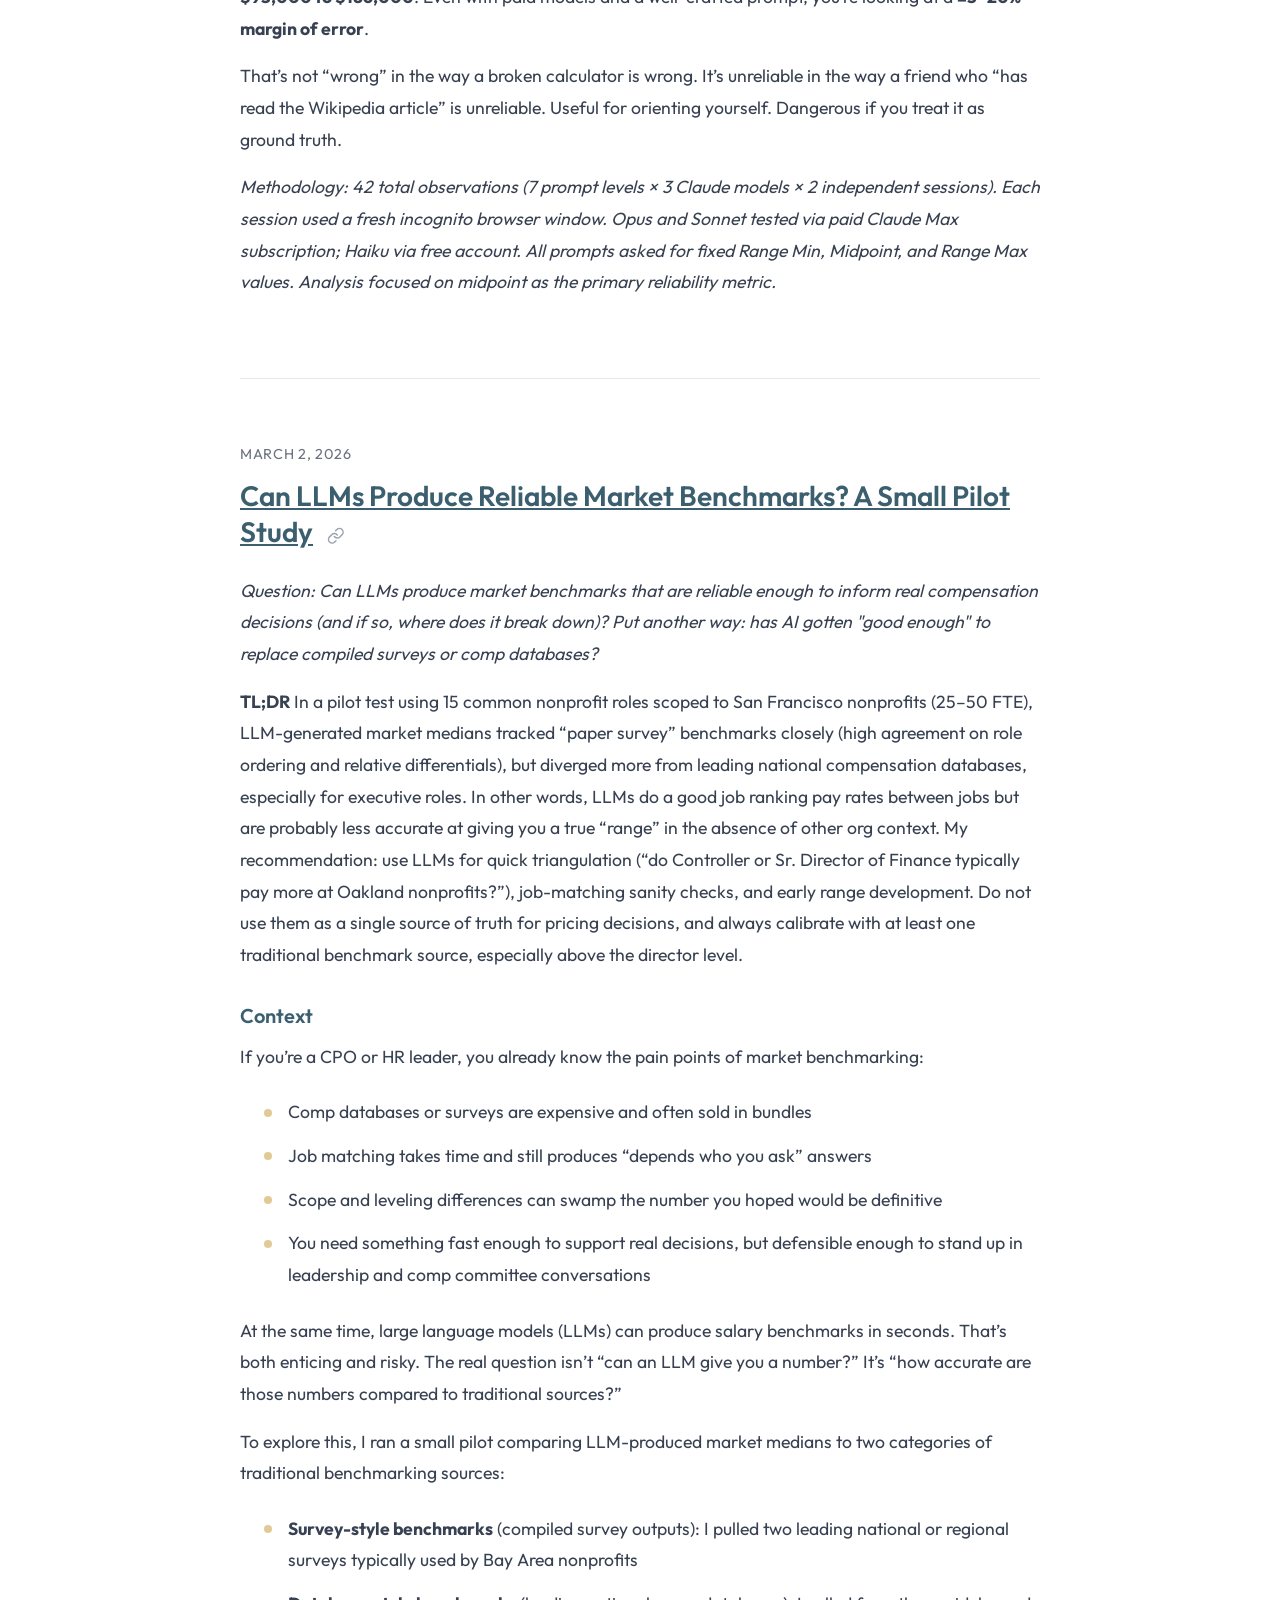
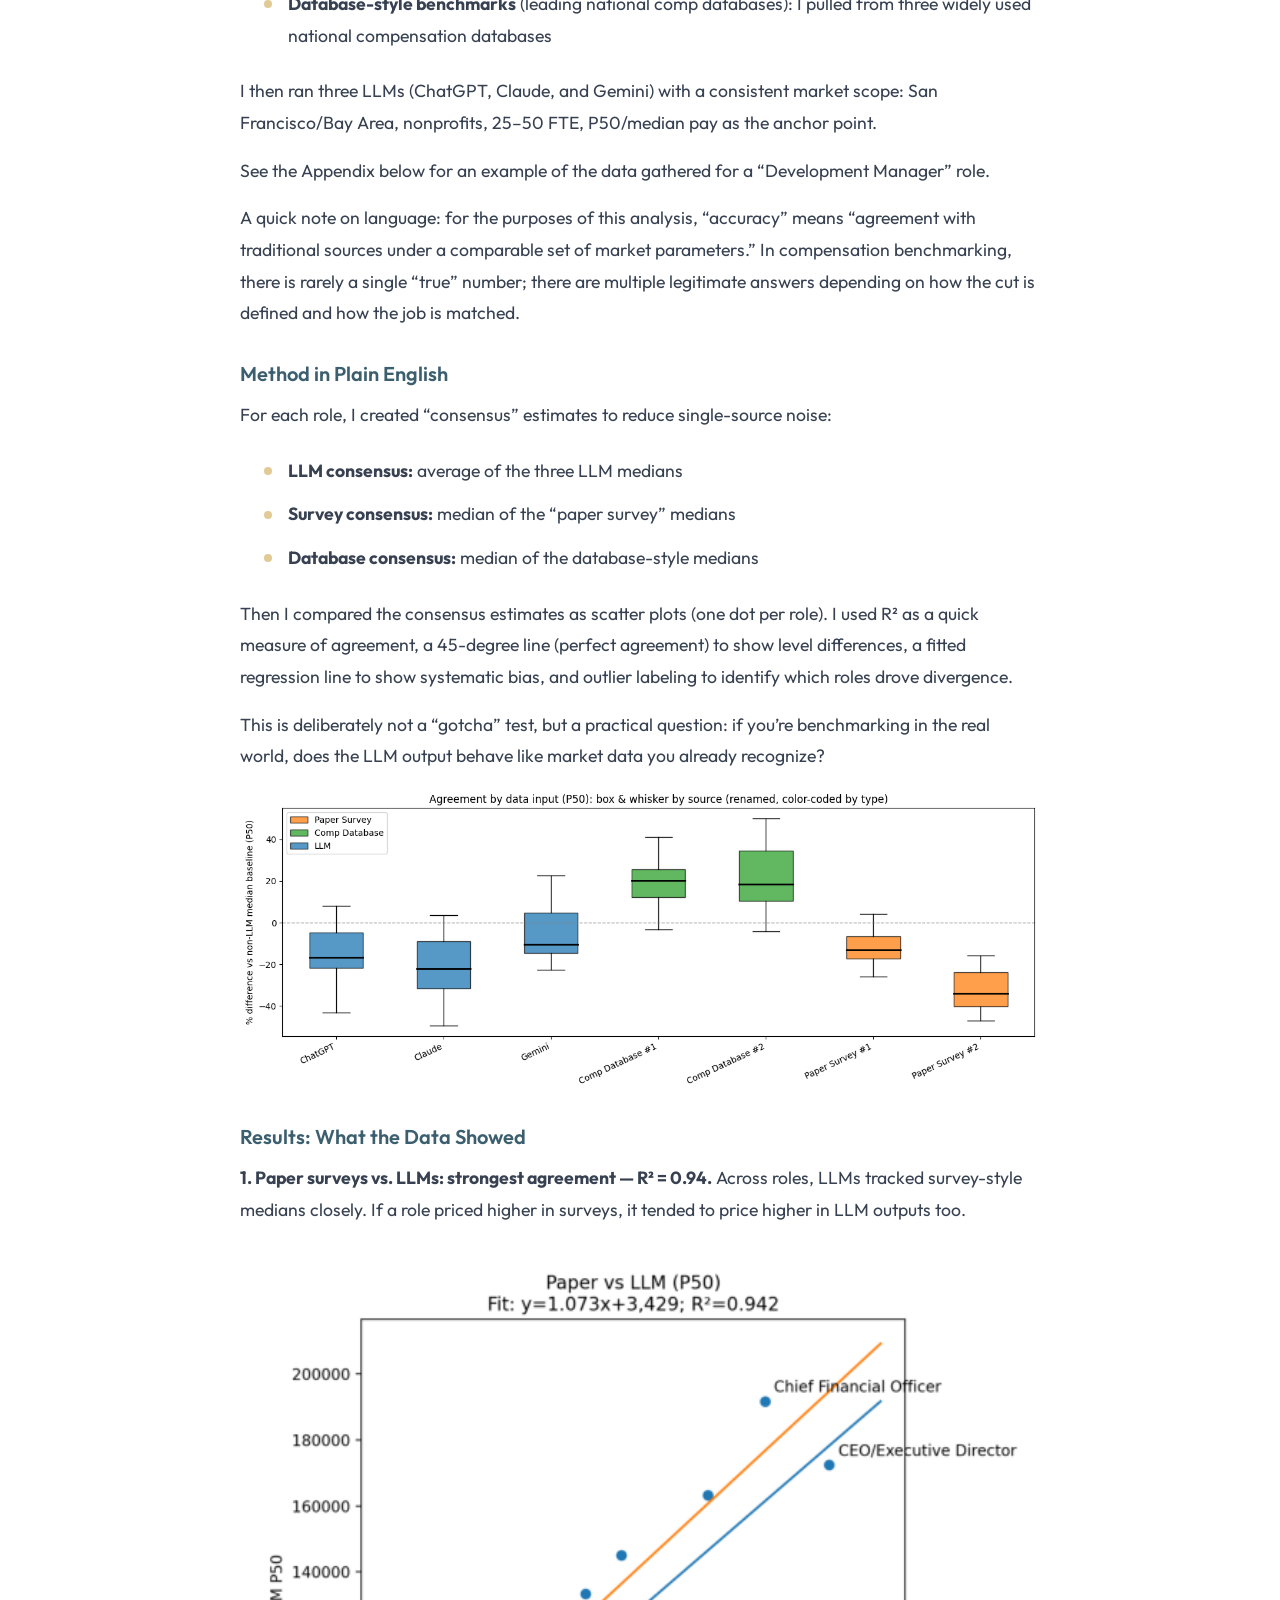
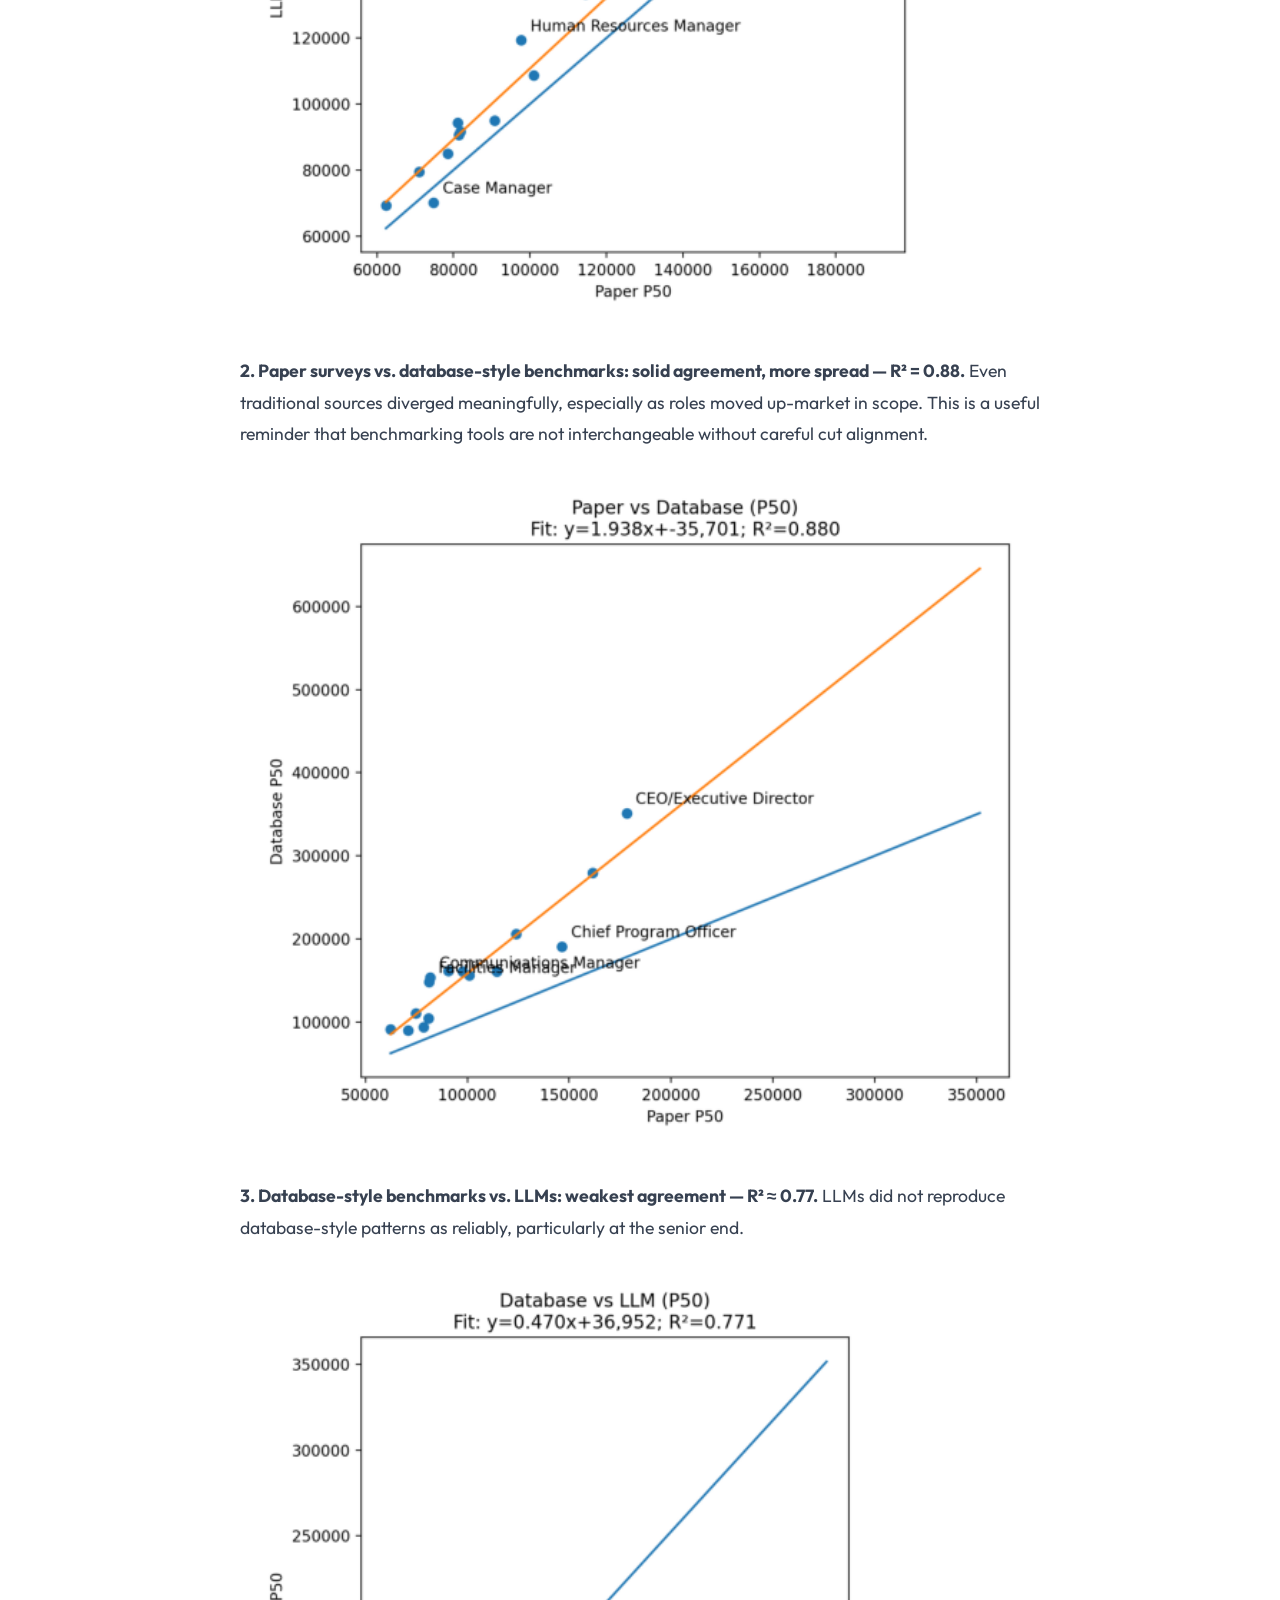
<file: blog.html>
<!DOCTYPE html>
<html lang="en">
<head>
    <meta charset="UTF-8">
    <meta name="viewport" content="width=device-width, initial-scale=1.0">
    <title>Thruline Blog | Thruline Compensation Consulting</title>
    <link rel="stylesheet" href="styles.css">
    <link rel="preconnect" href="https://fonts.googleapis.com">
    <link rel="preconnect" href="https://fonts.gstatic.com" crossorigin>
    <link href="https://fonts.googleapis.com/css2?family=Outfit:wght@300;400;500;600;700&display=swap" rel="stylesheet">
</head>
<body>
    <!-- Header -->
    <header class="header header--blog">
        <nav class="nav">
            <a href="index.html" class="logo">
                <img src="logo-color.png" alt="Thruline Compensation Consulting" class="logo-img">
            </a>
            <button class="mobile-menu-btn" aria-label="Toggle menu">
                <span></span>
                <span></span>
                <span></span>
            </button>
            <ul class="nav-links">
                <li><a href="index.html">Back to Main Site</a></li>
                <li><a href="index.html#get-started" class="nav-cta">Connect</a></li>
            </ul>
        </nav>
        <div class="blog-header-title">
            <div class="container">
                <h1>Thruline Blog</h1>
                <p class="blog-intro">Insights on compensation, pay equity, and building fair workplaces.</p>
            </div>
        </div>
    </header>

    <!-- Blog Posts -->
    <section class="blog-posts">
        <div class="container">
            <article class="blog-post" id="nonprofit-bonuses">
                <div class="blog-post-date">July 30, 2026</div>
                <h2><a href="#nonprofit-bonuses">Should Your Nonprofit Pay Bonuses? A Practical Guide and Some Lessons Learned</a></h2>
                <p>Bonuses come up in almost every compensation project I work on with nonprofits, and the conversation usually starts the same way: &ldquo;Can we even do that?&rdquo; Followed quickly by: &ldquo;Should we?&rdquo;</p>
                <p>The short answers are yes, but it depends on what problem you are trying to solve. Here is the longer answer, starting with the headlines.</p>

                <h3>The Short Version</h3>
                <ul>
                    <li><strong>Bonuses are legal for nonprofits.</strong> The IRS cares about total compensation being reasonable, not about the label on the check.</li>
                    <li><strong>Purpose comes first.</strong> Most nonprofits that say they want a &ldquo;performance bonus&rdquo; actually want recognition or retention. Those are different programs with different designs.</li>
                    <li><strong>Fix base pay first.</strong> A bonus on top of below-market salaries is a patch, not a strategy.</li>
                    <li><strong>Flat dollar amounts usually beat percentages.</strong> Percentage-of-salary bonuses quietly amplify every pay gap you already have.</li>
                    <li><strong>Fund it before you promise it.</strong> The fastest way to erode employee trust is a bonus program the budget cannot support.</li>
                    <li><strong>Write it down.</strong> If staff cannot explain how bonuses work at your organization, you do not have a program. You have a rumor.</li>
                </ul>

                <h3>Yes, Nonprofits Can Pay Bonuses</h3>
                <p>Let&rsquo;s clear the legal question first, because it trips up some boards/leadership teams before the real conversation starts. Nonprofit employees can receive bonuses. What the IRS requires is that total compensation, salary plus bonus plus benefits, be reasonable for the role and the market, and that no part of the organization&rsquo;s net earnings flows to private individuals as something resembling profit.</p>
                <p>In practice, that means a few guardrails. Keep total compensation defensible against market data. For executives and other insiders, have the board or a committee approve compensation using comparable data, and document the decision. And avoid bonus formulas tied to a percentage of revenue or fundraising totals (e.g. for a Chief Development Officer or Major Gifts Officer). Those arrangements draw IRS scrutiny, and for fundraisers specifically, percentage-based compensation violates the Association of Fundraising Professionals code of ethics.</p>

                <h3>How Common Are Bonuses, and How Big?</h3>
                <p>Before deciding whether bonuses belong at your organization, it helps to know what the rest of the sector is actually doing. Reliable numbers are harder to come by than you might expect, because most compensation surveys cover different slices of the field. But the picture across recent studies is fairly consistent.</p>
                <p><strong>Bonuses are a minority practice, but not a rare one.</strong> BDO&rsquo;s 2023 benchmarking survey of more than 500 nonprofits found that 42 percent include an annual incentive or bonus in their executive director&rsquo;s compensation. Studies that look across whole staff rosters land lower. A 2024 study of 107 nonprofits found about a quarter paying performance bonuses to CEOs and mid-level managers, with bonuses for entry-level employees still uncommon, and The NonProfit Times&rsquo; 2025 salary and benefits data shows roughly 30 percent of organizations paying a bonus for a typical administrative role. That aligns with compensation studies I&rsquo;ve done in the past in the affordable housing and education sectors, where typically 1 of 4 orgs will have a universal bonus program open to all staff.</p>
                <p><strong>Size and sector drive the differences.</strong> In that 2024 study, 40 percent of organizations with more than $8 million in revenue paid CEO bonuses, against 10 percent of those under $250,000. BDO found that business and trade-related organizations put a larger share of total compensation into incentives, while education and health and human services organizations rely almost entirely on base salary. Incentive pay is also more established in hospitals, higher education, and large national organizations with dedicated HR functions.</p>
                <p><strong>Amounts are modest by private-sector standards.</strong> Staff-level bonuses tend to run in the low single digits as a percent of salary. In The NonProfit Times data, the average payout for administrative roles was about 2.4 percent of salary, with maximums around 11 percent. Executive bonuses run larger, and Nonprofit HR has reported incentive bonuses reaching $20,000 to $30,000 at mid-size and large organizations. Organizations that budget for incentive pay typically spend around 2 percent of their operating budget on it.</p>
                <p>So if you are considering a program, you would not be an outlier in either direction. Roughly a quarter to two-fifths of nonprofits use bonuses in some form, most keep them small, and the practice is growing. The numbers also carry a quiet lesson: the organizations most likely to run bonus programs are the ones with the budget capacity and management infrastructure to support them. Which brings us to the question that matters more than what everyone else is doing.</p>

                <h3>Start With Purpose, Not Mechanics</h3>
                <p>The most common mistake I see is starting with design questions, how much, what percentage, what metrics, before answering the only question that actually determines the design: what is this program for? What behaviors do you want to see more of? Less of?</p>
                <p>There are four general answers, and they lead to four different programs.</p>
                <ul>
                    <li><strong>Recognition.</strong> You want to say thank you for an unusually demanding year or a standout contribution. This calls for modest, flat amounts, broad eligibility, and no elaborate metrics.</li>
                    <li><strong>Retention.</strong> You are worried about losing people you cannot afford to lose. This might mean targeted retention agreements with specific dates and amounts, not an annual program at all.</li>
                    <li><strong>Shared success.</strong> You want everyone to benefit when the organization hits its goals. This is an organization-wide bonus tied to a small number of clear, pre-announced measures, with everyone receiving the same amount or the same treatment.</li>
                    <li><strong>Individual performance.</strong> You want to pay top performers more than others. This is the hardest to do well in a nonprofit, and I say that as someone who has built many of these systems and did my graduate degree studying incentive programs for public school teachers. Mission work rarely produces clean individual metrics, most nonprofits lack the management infrastructure to rate performance consistently, and differentiated bonuses without that infrastructure become a referendum on who the boss likes or who is most able to advocate for themselves.</li>
                </ul>
                <p>Most organizations I work with, when pressed, want some blend of recognition and shared success. That is good news, because those are also the simplest and most equitable structures to run.</p>

                <h3>The Design Choices That Matter</h3>
                <p><strong>Eligibility.</strong> My default position is that if you offer a bonus program, make everyone eligible. Programs limited to leadership send a corrosive message in mission-driven organizations, and they are where equity problems concentrate. If you have a genuine reason to treat groups differently, such as a separate retention agreement for a hard-to-replace role, handle it separately and be able to explain it.</p>
                <p><strong>Sizing.</strong> Percentage-of-salary bonuses feel fair because everyone gets &ldquo;the same&rdquo; percentage. I don&rsquo;t think they are. Five percent of the executive director&rsquo;s salary and five percent of the program coordinator&rsquo;s salary are very different checks, and the structure compounds whatever gaps already exist in your salary schedule. For recognition and shared-success programs, flat dollar amounts are cleaner, more equitable, and easier for staff to understand. Save percentages for cases where you have a specific reason to scale with salary and can defend that reason out loud.</p>
                <p><strong>What it is tied to.</strong> Organization-wide goals are easier to measure, easier to communicate, and far less vulnerable to bias or gaming than individual ratings. If you use individual or team components, keep them simple and make sure the people applying them have been trained to apply them consistently.</p>

                <h3>Equity and Transparency Are the Whole Game</h3>
                <p>A bonus program is a trust exercise. Staff will judge it not by the amounts but by whether they understand it and believe it was applied fairly.</p>
                <p>That means the criteria, eligibility rules, timing, and amounts or formulas should be written down and shared before the performance period starts, not announced after the fact or midway through the year. It means someone should run the numbers by role, salary band, and demographics before checks go out, because discretionary programs can drift toward inequity without anyone intending it. And it means resisting the fully discretionary &ldquo;surprise&rdquo; bonus. It feels generous the first time, but by the third year it can turn into an opaque system that staff are reverse-engineering in group texts or private Slack channels.</p>

                <h3>Before You Tie Bonuses to Performance Reviews</h3>
                <p>One more design question deserves its own section, because it is one that organizations often underestimate. The moment a bonus rides on a performance rating, every conversation in your performance management system changes.</p>
                <p>Performance management, at its best, is a feedback and coaching system. Managers name what is working and what is not, staff can hear it without their paycheck on the line, and the conversation is about growth. Attach a dollar figure to the rating and the pressure shifts. A rating that was a development tool becomes a negotiation. Managers inflate scores to protect their people, or to avoid delivering a hard message with a check attached to it. Staff may learn to steer their goals toward what is measurable and safely achievable rather than what matters most. Before long, both sides are managing toward the bonus number they want for the year, and the system stops telling you the truth about performance.</p>
                <p>This does not mean pay and performance can never be connected. It means the connection is a system you have to staff for. You need a genuinely skilled practitioner, an HR director or a Learning and Evaluation Manager, who builds the system deliberately, monitors it closely, calibrates ratings across managers so the same work earns the same score, and cross-trains and supports managers so feedback stays honest when money is on the table. That is a real, ongoing investment, not a policy you write once and file away.</p>
                <p>If you do not have that capacity yet, that is not a failure. It is a reason to choose one of the structures that does not run through individual ratings, recognition or organization-wide designs, and to let your feedback and coaching system keep doing the job only it can do.</p>

                <h3>The Money Question</h3>
                <p>Bonuses belong in the budget as a line item, planned during your normal budget cycle and approved with everything else. If board approval is required for executive compensation, build that into the calendar.</p>
                <p>Then answer the question every staff member will eventually ask: if we hit the goals, is the bonus guaranteed? There is no single right answer, but there is a wrong one, which is silence. If payment depends on the organization&rsquo;s year-end financial position, say so explicitly and in writing from the start. A conditional bonus communicated clearly is fine. A bonus that staff believed was promised and then vanished does more damage than never offering one.</p>
                <p>One more budgeting note: bonuses are one-time costs, which is exactly why financially cautious organizations like them. Unlike raises, they do not compound. That is a legitimate advantage. It becomes a problem only when bonuses substitute for the base salary adjustments your market position actually requires.</p>

                <h3>Getting Started: A Practical Sequence</h3>
                <p>If you are considering a bonus program, here is the order of operations I recommend.</p>
                <ol>
                    <li><strong>Write the purpose in one sentence.</strong> &ldquo;We want to demonstrate our commitment to investing in our staff when the organization has a strong year&rdquo; is a design brief. &ldquo;We should do bonuses because our peers are doing it/we had them at my last org&rdquo; is not.</li>
                    <li><strong>Check your base pay first.</strong> If salaries are below your market and philosophy, fix that before layering on bonuses.</li>
                    <li><strong>Choose the structure that matches the purpose.</strong> Flat-dollar and organization-wide for recognition and shared success. Save individual differentiation until your performance management can carry the weight.</li>
                    <li><strong>Set eligibility broadly.</strong> Default to everyone, and document any exceptions.</li>
                    <li><strong>Put it in writing.</strong> Criteria, timing, amounts or formula, and the funding conditions, including what happens in a lean year.</li>
                    <li><strong>Budget it and get it approved.</strong> Through your normal cycle, with board involvement where required.</li>
                    <li><strong>Communicate before, during, and after.</strong> Announce the program before the period starts, remind people how it works midyear, and explain the outcome when decisions are made.</li>
                    <li><strong>Audit and adjust annually.</strong> Review the distribution for equity (at least: race, gender, disability status, tenure, and org level), ask staff whether the program is working, and be willing to adjust or simplify.</li>
                    <li><strong>Consider timing.</strong> Staff usually appreciate having a little cash in their pocket around the December holidays, but it&rsquo;s fine to align them to your fiscal or academic year if that aligns better with your budgeting or performance management system.</li>
                </ol>

                <h3>The Bottom Line</h3>
                <p>Bonuses are a tool that supports a strategy, not a strategy unto themselves. Used well, they let a nonprofit share a strong year with the people who produced it, without locking in costs the next budget cannot carry. Used carelessly, they can create entitlement, opacity, quiet inequity, and erosion of trust. The difference is rarely the dollar amount. It is whether the organization did the unglamorous work up front: naming the purpose, writing down the rules, communicating clearly up front, funding the promise, and checking the results.</p>
                <p>Reach out if your organization is thinking through this decision &mdash; I&rsquo;m happy to share both examples of success and lessons learned from building these kinds of programs. <a href="mailto:ben@thrulinecomp.com">ben@thrulinecomp.com</a></p>
            </article>

            <article class="blog-post" id="llm-salary-variability">
                <div class="blog-post-date">March 12, 2026</div>
                <h2><a href="#llm-salary-variability">I Asked Claude to Price a Salary 42 Times. Here&rsquo;s How Wildly the Answers Varied.</a></h2>
                <p><em>Can you trust AI to tell you if you&rsquo;re underpaid? I ran a structured experiment to find out, and the results should make you think twice before negotiating based on a chatbot&rsquo;s number.</em></p>

                <h3>Headlines Up Front</h3>
                <ul>
                    <li><strong>The spread:</strong> Claude&rsquo;s salary midpoint for the same job ranged from $95K to $186K across 42 queries. That&rsquo;s a $91K gap.</li>
                    <li><strong>Free vs. paid:</strong> The free model (Haiku) had 2.5x more variability than the paid models. Its answers are essentially random.</li>
                    <li><strong>More detail isn&rsquo;t always better:</strong> Moderately detailed prompts produced the tightest results. Pasting a full job description actually made things worse.</li>
                    <li><strong>Built-in randomness:</strong> The same prompt, same model, different day produced answers that varied by up to $61K.</li>
                    <li><strong>Best configuration:</strong> Sonnet 4.6 with org budget, role level, reporting line, and team size returned a perfectly reproducible $115K midpoint.</li>
                    <li><strong>The takeaway:</strong> AI is a conversation starter for salary research, not a source of truth. Use real compensation survey data for anything defensible.</li>
                </ul>

                <h3>The Experiment</h3>
                <p>I tested three versions of Anthropic&rsquo;s Claude (Opus, the most powerful; Sonnet, mid-tier; and Haiku, the free model) on a single question: <strong>What is the market salary range for a Program Manager at a nonprofit in San Francisco?</strong></p>
                <p>I asked 42 times across 7 progressively detailed prompts and 2 separate sessions per model. Opus and Sonnet ran on my paid account; Haiku on a free burner account. Every session used a fresh incognito window to avoid memory. Same question. Same role. Just varying how much context I gave the AI.</p>
                <p><strong>The 7 prompts, in order of detail:</strong></p>
                <ul>
                    <li><strong>Baseline:</strong> Just the role title and city, &ldquo;What is the market midpoint and salary range for a Program Manager at a nonprofit in San Francisco?&rdquo;</li>
                    <li><strong>+ Org Budget:</strong> Added &ldquo;$10 million annual operating budget&rdquo;</li>
                    <li><strong>+ Role Level &amp; Reporting:</strong> Added &ldquo;mid-level, reports to a Director&rdquo;</li>
                    <li><strong>+ Scope &amp; Staff:</strong> Added &ldquo;manages 3&ndash;5 direct reports, oversees a $1.5M program portfolio&rdquo;</li>
                    <li><strong>+ Sector Framing &amp; Data Cue:</strong> Added &ldquo;mission-driven nonprofit,&rdquo; &ldquo;nonprofit-specific compensation survey data,&rdquo; and &ldquo;San Francisco cost of labor&rdquo;</li>
                    <li><strong>+ Bilingual Requirement:</strong> Added &ldquo;strongly preferred bilingual in Spanish or Cantonese&rdquo;</li>
                    <li><strong>+ Full Job Description:</strong> Pasted a complete, real JD</li>
                </ul>
                <p>The question I wanted to answer: <strong>If a typical employee asks Claude &ldquo;Am I being paid fairly,&rdquo; how much should they trust the answer?</strong></p>

                <h3>The Headline Number: How Wrong Could It Be?</h3>
                <p>Across all 42 responses, the salary midpoint ranged from <strong>$95,000 to $186,000</strong>. That&rsquo;s a <strong>$91,000 spread</strong> for the exact same job.</p>
                <p>If your actual market salary is $100,000:</p>
                <ul>
                    <li><strong>Haiku (free model):</strong> Midpoints from ~$99K to $186K, a potential error of -1% to +86%. That&rsquo;s an $87K spread.</li>
                    <li><strong>Opus (premium paid model):</strong> ~$97K to $126K, an error range of -3% to +26%. A $29K spread.</li>
                    <li><strong>Sonnet (mid-tier paid model):</strong> ~$95K to $120K, an error range of -5% to +20%. The tightest spread at $25K.</li>
                    <li><strong>Best case (right model + right prompt):</strong> A &plusmn;5&ndash;20% range, or $5K to $20K of error.</li>
                </ul>
                <p>Even in the best case, Claude&rsquo;s salary estimate is a rough ballpark, not a number you should anchor a negotiation on. It tells whether the posted salary range for a role passes the &ldquo;laugh test&rdquo;, but not whether your current pay is market-competitive.</p>
                <img src="images/model-variability-by-type.png" alt="Same Job, Same Question: How Much Did the Claude Salary Benchmark Answer Vary?" class="blog-img">

                <h3>What Drives the Variability?</h3>
                <h4>1. Which model you use matters. A lot.</h4>
                <p>Sonnet 4.6 was the most reliable: just <strong>7% CV (coefficient of variation, a measure of how spread out the results are)</strong> across all runs, with 3 out of 7 prompts returning identical midpoints across sessions. Opus was close at <strong>8.9% CV</strong> with 3 perfect matches on different prompts.</p>
                <p>Haiku was a different story: <strong>18% CV</strong>, zero perfect matches, and a worst-case swing of <strong>$61,000</strong> between sessions on the same prompt. If you&rsquo;re using the free tier to check your salary, the number you get is essentially a coin flip.</p>

                <h4>2. Prompt detail has a Goldilocks zone</h4>
                <p>More context doesn&rsquo;t mean better answers. The tightest cross-model agreement came from <strong>moderately detailed prompts</strong> (Runs 2 through 4: org budget, role level, team scope) with CVs of just 6.0&ndash;6.3%.</p>
                <p>Adding sector-specific framing (Run 5) caused <strong>variability to jump to 22.6%</strong>, driven by Haiku returning $186K when the other models said $108K&ndash;$120K. And pasting a <strong>full job description (Run 7) made things worse</strong>, with CV jumping to 21.2%. More detail gave models more surface area to disagree on, not less.</p>
                <p><strong>The sweet spot?</strong> Include org budget, role level, reporting line, and team size. Stop there.</p>
                <img src="images/model-variability-by-prompt-detail.png" alt="Claude Salary Benchmarking: Run-to-Run Variability by Prompt Detail Level" class="blog-img">

                <h4>3. Ask the same question tomorrow, get a different answer</h4>
                <p>The most unsettling finding: identical prompts in separate incognito sessions produced different answers. Opus and Sonnet averaged a <strong>$5,000 shift (4&ndash;5%)</strong> between sessions, but swung up to <strong>$18K&ndash;$20K</strong> on their worst prompts. Haiku averaged a <strong>$23,000 shift</strong>, with a worst case of <strong>$61,000</strong>.</p>
                <p>Even the perfect prompt has built-in randomness that no amount of engineering eliminates.</p>

                <h3>The Most Reliable Configuration I Found</h3>
                <p><strong>Model:</strong> Sonnet 4.6 (paid, mid-tier)<br>
                <strong>Prompt level:</strong> Run 4, including org budget, role level, reporting line, team size, and portfolio scope<br>
                <strong>Result:</strong> $115,000 midpoint on both sessions, perfectly reproducible</p>
                <p><strong>Runner-up:</strong> Opus on sector framing and bilingual prompts (Runs 5&ndash;6) returned identical midpoints of $120K&ndash;$126K. The premium model stabilizes, but only with very specific sector context.</p>

                <h3>So Should You Use AI to Benchmark Your Salary?</h3>
                <p><strong>AI is useful as a conversation starter, not a source of truth.</strong> If Claude says your midpoint is $115K and you&rsquo;re making $85K, that&rsquo;s a signal worth investigating. But it&rsquo;s not evidence.</p>
                <p><strong>What AI can do well:</strong> give you a rough sanity check on order of magnitude, help you think through what factors affect your market value, and generate a starting framework for a compensation conversation.</p>
                <p><strong>What AI cannot do:</strong> replace actual compensation survey data (Radford, Mercer, Compdata, or nonprofit-specific sources like the FairPay Collaborative), give you a defensible number for a negotiation, or be consistent enough to compare across colleagues.</p>

                <h3>The Bottom Line</h3>
                <p>If your salary is $100,000, Claude&rsquo;s best guess for your market rate could land anywhere from <strong>$95,000 to $186,000</strong>. Even with paid models and a well-crafted prompt, you&rsquo;re looking at a <strong>&plusmn;5&ndash;20% margin of error</strong>.</p>
                <p>That&rsquo;s not &ldquo;wrong&rdquo; in the way a broken calculator is wrong. It&rsquo;s unreliable in the way a friend who &ldquo;has read the Wikipedia article&rdquo; is unreliable. Useful for orienting yourself. Dangerous if you treat it as ground truth.</p>

                <p class="blog-methodology"><em>Methodology: 42 total observations (7 prompt levels &times; 3 Claude models &times; 2 independent sessions). Each session used a fresh incognito browser window. Opus and Sonnet tested via paid Claude Max subscription; Haiku via free account. All prompts asked for fixed Range Min, Midpoint, and Range Max values. Analysis focused on midpoint as the primary reliability metric.</em></p>
            </article>

            <article class="blog-post" id="llm-benchmarks">
                <div class="blog-post-date">March 2, 2026</div>
                <h2><a href="#llm-benchmarks">Can LLMs Produce Reliable Market Benchmarks? A Small Pilot Study</a></h2>
                <p><em>Question: Can LLMs produce market benchmarks that are reliable enough to inform real compensation decisions (and if so, where does it break down)? Put another way: has AI gotten "good enough" to replace compiled surveys or comp databases?</em></p>
                <p><strong>TL;DR</strong> In a pilot test using 15 common nonprofit roles scoped to San Francisco nonprofits (25&ndash;50 FTE), LLM-generated market medians tracked &ldquo;paper survey&rdquo; benchmarks closely (high agreement on role ordering and relative differentials), but diverged more from leading national compensation databases, especially for executive roles. In other words, LLMs do a good job ranking pay rates between jobs but are probably less accurate at giving you a true &ldquo;range&rdquo; in the absence of other org context. My recommendation: use LLMs for quick triangulation (&ldquo;do Controller or Sr. Director of Finance typically pay more at Oakland nonprofits?&rdquo;), job-matching sanity checks, and early range development. Do not use them as a single source of truth for pricing decisions, and always calibrate with at least one traditional benchmark source, especially above the director level.</p>

                <h3>Context</h3>
                <p>If you&rsquo;re a CPO or HR leader, you already know the pain points of market benchmarking:</p>
                <ul>
                    <li>Comp databases or surveys are expensive and often sold in bundles</li>
                    <li>Job matching takes time and still produces &ldquo;depends who you ask&rdquo; answers</li>
                    <li>Scope and leveling differences can swamp the number you hoped would be definitive</li>
                    <li>You need something fast enough to support real decisions, but defensible enough to stand up in leadership and comp committee conversations</li>
                </ul>
                <p>At the same time, large language models (LLMs) can produce salary benchmarks in seconds. That&rsquo;s both enticing and risky. The real question isn&rsquo;t &ldquo;can an LLM give you a number?&rdquo; It&rsquo;s &ldquo;how accurate are those numbers compared to traditional sources?&rdquo;</p>
                <p>To explore this, I ran a small pilot comparing LLM-produced market medians to two categories of traditional benchmarking sources:</p>
                <ul>
                    <li><strong>Survey-style benchmarks</strong> (compiled survey outputs): I pulled two leading national or regional surveys typically used by Bay Area nonprofits</li>
                    <li><strong>Database-style benchmarks</strong> (leading national comp databases): I pulled from three widely used national compensation databases</li>
                </ul>
                <p>I then ran three LLMs (ChatGPT, Claude, and Gemini) with a consistent market scope: San Francisco/Bay Area, nonprofits, 25&ndash;50 FTE, P50/median pay as the anchor point.</p>
                <p>See the Appendix below for an example of the data gathered for a &ldquo;Development Manager&rdquo; role.</p>
                <p>A quick note on language: for the purposes of this analysis, &ldquo;accuracy&rdquo; means &ldquo;agreement with traditional sources under a comparable set of market parameters.&rdquo; In compensation benchmarking, there is rarely a single &ldquo;true&rdquo; number; there are multiple legitimate answers depending on how the cut is defined and how the job is matched.</p>

                <h3>Method in Plain English</h3>
                <p>For each role, I created &ldquo;consensus&rdquo; estimates to reduce single-source noise:</p>
                <ul>
                    <li><strong>LLM consensus:</strong> average of the three LLM medians</li>
                    <li><strong>Survey consensus:</strong> median of the &ldquo;paper survey&rdquo; medians</li>
                    <li><strong>Database consensus:</strong> median of the database-style medians</li>
                </ul>
                <p>Then I compared the consensus estimates as scatter plots (one dot per role). I used R&sup2; as a quick measure of agreement, a 45-degree line (perfect agreement) to show level differences, a fitted regression line to show systematic bias, and outlier labeling to identify which roles drove divergence.</p>
                <p>This is deliberately not a &ldquo;gotcha&rdquo; test, but a practical question: if you&rsquo;re benchmarking in the real world, does the LLM output behave like market data you already recognize?</p>
                <img src="images/data-source-range-box-whisker.png" alt="Box and whisker chart: Agreement by data source (P50) across LLMs, comp databases, and paper surveys" class="blog-img">

                <h3>Results: What the Data Showed</h3>
                <p><strong>1. Paper surveys vs. LLMs: strongest agreement &mdash; R&sup2; = 0.94.</strong> Across roles, LLMs tracked survey-style medians closely. If a role priced higher in surveys, it tended to price higher in LLM outputs too.</p>
                <img src="images/paper-survey-vs-llm.png" alt="Scatter plot: Paper Survey vs. LLM consensus medians" class="blog-img">
                <p><strong>2. Paper surveys vs. database-style benchmarks: solid agreement, more spread &mdash; R&sup2; = 0.88.</strong> Even traditional sources diverged meaningfully, especially as roles moved up-market in scope. This is a useful reminder that benchmarking tools are not interchangeable without careful cut alignment.</p>
                <img src="images/paper-survey-vs-database.png" alt="Scatter plot: Paper Survey vs. Database consensus medians" class="blog-img">
                <p><strong>3. Database-style benchmarks vs. LLMs: weakest agreement &mdash; R&sup2; &asymp; 0.77.</strong> LLMs did not reproduce database-style patterns as reliably, particularly at the senior end.</p>
                <img src="images/database-vs-llm.png" alt="Scatter plot: Database vs. LLM consensus medians" class="blog-img">
                <p><strong>Where disagreement clustered:</strong> The biggest divergence showed up in executive and top-of-house roles (CEO/ED and CFO equivalents). Mid-level manager and professional roles were more stable across sources.</p>
                <p><strong>What that pattern usually means in practice:</strong> Executive roles have the highest variance in real life because scope is typically more ambiguous, incentives and total cash conventions vary, and organization-size elasticity is larger. Traditional databases often encode leveling and job architecture conventions in ways that LLM prompting does not consistently capture unless scope is specified very tightly. For example: you will benchmark a &ldquo;VP of Finance&rdquo; differently depending on whether the organization also has a CFO.</p>

                <h3>Interpretation: What This (Might) Mean for LLM Accuracy</h3>
                <p>The headline takeaway is not &ldquo;AI is/is not ready to replace comp databases.&rdquo; The takeaway is: <strong>LLMs can be directionally reliable for benchmarking common roles when scoped well, but they are more fragile than traditional sources when scope and leveling complexity increase.</strong></p>
                <p><strong>LLMs appear strong on relative pricing.</strong> Across roles, LLM outputs tracked the &ldquo;shape&rdquo; of the market well against survey-style benchmarks. That&rsquo;s useful because many real decisions rely on relative relationships &mdash; questions like:</p>
                <ul>
                    <li>Are we preserving reasonable internal differentials?</li>
                    <li>Does a draft range architecture look broadly aligned with market trends?</li>
                    <li>Should we post a higher or lower range for a new role compared to an existing one?</li>
                </ul>
                <p><strong>LLMs appear weaker on database-style &ldquo;cut fidelity.&rdquo;</strong> Databases behave differently from survey-style sources because they embed specific job-leveling conventions, location factors, sector, org-size, and embedded job-matching logic. LLMs can approximate that, but ultimately they are a &ldquo;black box&rdquo; in the same way that comp databases can be &mdash; with even less insight into the methodology for how that particular number or range was created.</p>
                <p><strong>Executive roles are the &ldquo;your mileage will vary&rdquo; zone.</strong> If you&rsquo;re a seasoned comp pro, the data in this little pilot study behaved as you might expect: the higher the scope ambiguity, the more sources diverged. If you&rsquo;re setting executive pay, the cost of being wrong is large and the defensibility bar is high. LLMs can help you develop a directional hypothesis about pay rates, but not final decisions. I might use an LLM to get a general sense for &ldquo;Nonprofit CEO pay in Louisville for orgs around $10M,&rdquo; but wouldn&rsquo;t use it for structure design or individual pay decisions.</p>

                <h3>Recommendations for HR Leaders and Consultants</h3>
                <p><strong>Consider using LLMs for:</strong></p>
                <ul>
                    <li>Quick triangulation when you&rsquo;re early in a project</li>
                    <li>Role definition and job-matching sanity checks, especially when titles are misleading (&ldquo;this role is titled Director but JD reads more like a Manager&rdquo;)</li>
                    <li>Drafting a first-pass range hypothesis for common roles, to be validated</li>
                    <li>Identifying where scope questions matter most &mdash; if an LLM &ldquo;range estimate&rdquo; swings a lot when you change a particular variable, it is probably flagging a scoping problem</li>
                </ul>
                <p><strong>Do not use LLMs as a single source of truth for:</strong></p>
                <ul>
                    <li>Executive compensation ranges or placement decisions</li>
                    <li>Any situation where you need to defend the benchmark to a board or comp committee</li>
                    <li>Roles with high scope variability (CFO/Controller, COO, heads of development, heads of product/program) unless you have a tight scope spec and at least one traditional anchor point</li>
                </ul>
                <p><strong>How to make LLM benchmarking meaningfully safer:</strong></p>
                <ul>
                    <li>Lock the market definition in writing (geo, sector, org size, pay basis) and reuse it verbatim</li>
                    <li>Run multiple models, not one (e.g., ChatGPT and Claude); look for convergence rather than a single answer</li>
                    <li>Use the paid version of these tools (free versions are much less reliable)</li>
                    <li>Calibrate: anchor to one trusted benchmark point from a traditional source, then use LLMs if you need to fill gaps</li>
                    <li>Treat LLM outputs as hypotheses; test by adjusting one variable at a time to see what&rsquo;s driving the number</li>
                    <li>Keep an audit trail: prompts used, the assumptions you gave the model, and the outputs along the way</li>
                    <li>Make sure you&rsquo;ve turned off the &ldquo;use my data for training&rdquo; option in whichever model you use</li>
                </ul>

                <h3>Closing Thought</h3>
                <p>LLMs are already useful in benchmarking workflows; the mistake is treating them as a replacement for market data. In my &ldquo;little pilot,&rdquo; they performed surprisingly well against paper survey benchmarks under a defined market cut, and less well against database-style outputs. Unsurprisingly, the gaps were biggest with executive positions &mdash; where identifying the &ldquo;right&rdquo; pay rates are hardest anyway.</p>
                <p>If you approach LLMs as a speed tool for triangulation and scoping, they might add real value. If you treat them as the final answer, you will eventually get burned &mdash; most likely at the executive level or in roles where scope is ambiguous.</p>
                <p>If you&rsquo;re thinking through how to integrate LLMs into your benchmarking workflow in a way that&rsquo;s practical and defensible, I&rsquo;m happy to compare notes; this is an area I&rsquo;m actively developing thinking on. <a href="mailto:ben@thrulinecomp.com">ben@thrulinecomp.com</a></p>

                <h3>Appendix: Sample Role Comparison &mdash; Development Manager</h3>
                <p><em>Market Parameters: San Francisco/Bay Area, Nonprofits, 25&ndash;50 FTE</em></p>
                <table class="blog-table">
                    <thead>
                        <tr>
                            <th>Source Type</th>
                            <th>Source (masked)</th>
                            <th>Market Scope Used</th>
                            <th>P50 (median)</th>
                            <th>Notes</th>
                        </tr>
                    </thead>
                    <tbody>
                        <tr>
                            <td>LLM</td>
                            <td>ChatGPT</td>
                            <td>San Francisco; Nonprofit; 25&ndash;50 FTE</td>
                            <td>$95,000</td>
                            <td>Prompted to target scope</td>
                        </tr>
                        <tr>
                            <td>LLM</td>
                            <td>Claude</td>
                            <td>San Francisco; Nonprofit; 25&ndash;50 FTE</td>
                            <td>$88,000</td>
                            <td>Prompted to target scope</td>
                        </tr>
                        <tr>
                            <td>LLM</td>
                            <td>Gemini</td>
                            <td>San Francisco; Nonprofit; 25&ndash;50 FTE</td>
                            <td>$102,000</td>
                            <td>Prompted to target scope</td>
                        </tr>
                        <tr>
                            <td>Survey-style</td>
                            <td>Survey A (national nonprofit survey)</td>
                            <td>Closest available cut</td>
                            <td>$101,503</td>
                            <td>Masked source name</td>
                        </tr>
                        <tr>
                            <td>Survey-style</td>
                            <td>Survey B (regional nonprofit survey)</td>
                            <td>Closest available cut</td>
                            <td>$80,000</td>
                            <td>Masked source name</td>
                        </tr>
                        <tr>
                            <td>Database-style</td>
                            <td>Comp database 1 (leading national platform)</td>
                            <td>San Francisco / org-size cut</td>
                            <td>$141,100</td>
                            <td>Masked source name</td>
                        </tr>
                        <tr>
                            <td>Database-style</td>
                            <td>Comp database 2 (leading national platform)</td>
                            <td>San Francisco / org-size cut</td>
                            <td>$181,971</td>
                            <td>Masked source name</td>
                        </tr>
                        <tr>
                            <td>Consensus</td>
                            <td>LLM average</td>
                            <td>N/A</td>
                            <td>$95,000</td>
                            <td>Average of 3 LLM medians</td>
                        </tr>
                        <tr>
                            <td>Consensus</td>
                            <td>Survey median</td>
                            <td>N/A</td>
                            <td>$90,752</td>
                            <td>Median of 2 survey-style medians</td>
                        </tr>
                        <tr>
                            <td>Consensus</td>
                            <td>Database median</td>
                            <td>N/A</td>
                            <td>$161,536</td>
                            <td>Median of 2 database medians</td>
                        </tr>
                        <tr>
                            <td>Spread</td>
                            <td>Range across all sources</td>
                            <td>N/A</td>
                            <td>$101,971</td>
                            <td>Max minus min across all sources</td>
                        </tr>
                    </tbody>
                </table>
            </article>

            <article class="blog-post" id="welcome">
                <div class="blog-post-date">February 25, 2026</div>
                <h2><a href="#welcome">Welcome to the Thruline Blog</a></h2>
                <p>I'm excited to launch this blog as a space to share insights, research, and practical guidance on compensation design for mission-driven organizations.</p>
                <p>Over the coming months, I'll be writing about topics like:</p>
                <ul>
                    <li>How to conduct a meaningful pay equity analysis</li>
                    <li>Building compensation philosophies that reflect your values</li>
                    <li>Navigating market benchmarking for nonprofit roles</li>
                    <li>Communicating pay decisions with transparency and trust</li>
                </ul>
                <p>Stay tuned for more, and feel free to <a href="index.html#get-started">reach out</a> if there's a topic you'd like me to cover.</p>
            </article>

            <!-- Add more blog posts here following the same structure -->
            <!--
            <article class="blog-post">
                <div class="blog-post-date">Month Day, Year</div>
                <h2>Post Title</h2>
                <p>Post content goes here...</p>
            </article>
            -->
        </div>
    </section>

    <!-- Footer -->
    <footer class="footer">
        <div class="container">
            <div class="footer-grid">
                <div class="footer-section">
                    <h4>Learn</h4>
                    <ul>
                        <li><a href="index.html#home">Home</a></li>
                        <li><a href="index.html#services">Services</a></li>
                        <li><a href="index.html#about">About</a></li>
                        <li><a href="blog.html">Blog</a></li>
                    </ul>
                </div>

                <div class="footer-section">
                    <h4>Connect</h4>
                    <ul>
                        <li><a href="index.html#get-started">Interest Form</a></li>
                        <li><a href="mailto:ben@thrulinecomp.com">ben@thrulinecomp.com</a></li>
                        <li><a href="https://calendly.com/bencrosby-thruline" target="_blank" rel="noopener noreferrer">Schedule a Call</a></li>
                    </ul>
                </div>

                <div class="footer-section">
                    <h4>Social</h4>
                    <ul>
                        <li>
                            <a href="https://linkedin.com/in/ben-crosby-9b768011/" target="_blank" rel="noopener noreferrer" class="social-link">
                                <svg viewBox="0 0 24 24" fill="currentColor">
                                    <path d="M20.447 20.452h-3.554v-5.569c0-1.328-.027-3.037-1.852-3.037-1.853 0-2.136 1.445-2.136 2.939v5.667H9.351V9h3.414v1.561h.046c.477-.9 1.637-1.85 3.37-1.85 3.601 0 4.267 2.37 4.267 5.455v6.286zM5.337 7.433c-1.144 0-2.063-.926-2.063-2.065 0-1.138.92-2.063 2.063-2.063 1.14 0 2.064.925 2.064 2.063 0 1.139-.925 2.065-2.064 2.065zm1.782 13.019H3.555V9h3.564v11.452zM22.225 0H1.771C.792 0 0 .774 0 1.729v20.542C0 23.227.792 24 1.771 24h20.451C23.2 24 24 23.227 24 22.271V1.729C24 .774 23.2 0 22.222 0h.003z"/>
                                </svg>
                                LinkedIn
                            </a>
                        </li>
                    </ul>
                </div>

                <div class="footer-section footer-brand">
                    <img src="logomark-white.png" alt="Thruline" class="footer-logomark">
                </div>
            </div>

            <div class="footer-bottom">
                <p>&copy; 2026 Thruline Compensation Consulting LLC</p>
            </div>
        </div>
    </footer>

    <script src="script.js"></script>
</body>
</html>
</file>
<file: styles.css>
/* CSS Variables - Thruline Brand Colors */
:root {
    /* Primary Brand Colors */
    --color-primary: #3B5F6F;
    --color-primary-light: #4C819A;
    --color-primary-dark: #2d4a57;

    /* Accent Colors */
    --color-accent: #E1CA96;
    --color-accent-light: #edd9ad;
    --color-burgundy: #561F37;
    --color-coral: #C83E4D;
    --color-green: #5C7857;
    --color-lavender: #CCC9E7;
    --color-yellow: #DFD357;
    --color-brown: #A27035;

    /* Neutrals */
    --color-white: #ffffff;
    --color-cream: #E1DFD9;
    --color-gray-50: #f9fafb;
    --color-gray-100: #f3f4f6;
    --color-gray-200: #e5e7eb;
    --color-gray-300: #d1d5db;
    --color-gray-400: #9ca3af;
    --color-gray-500: #6b7280;
    --color-gray-600: #4b5563;
    --color-gray-700: #374151;
    --color-gray-800: #1f2937;
    --color-gray-900: #111827;

    --font-family: 'Outfit', -apple-system, BlinkMacSystemFont, 'Segoe UI', Roboto, Oxygen, Ubuntu, sans-serif;

    --shadow-sm: 0 1px 2px 0 rgb(0 0 0 / 0.05);
    --shadow: 0 1px 3px 0 rgb(0 0 0 / 0.1), 0 1px 2px -1px rgb(0 0 0 / 0.1);
    --shadow-md: 0 4px 6px -1px rgb(0 0 0 / 0.1), 0 2px 4px -2px rgb(0 0 0 / 0.1);
    --shadow-lg: 0 10px 15px -3px rgb(0 0 0 / 0.1), 0 4px 6px -4px rgb(0 0 0 / 0.1);

    --transition: all 0.3s ease;
}

/* Reset & Base Styles */
*, *::before, *::after {
    box-sizing: border-box;
    margin: 0;
    padding: 0;
}

html {
    scroll-behavior: smooth;
}

body {
    font-family: var(--font-family);
    font-size: 16px;
    line-height: 1.6;
    color: var(--color-gray-800);
    background-color: var(--color-white);
}

a {
    color: inherit;
    text-decoration: none;
}

ul {
    list-style: none;
}

img {
    max-width: 100%;
    height: auto;
}

.container {
    width: 100%;
    max-width: 1200px;
    margin: 0 auto;
    padding: 0 24px;
}

/* Typography */
h1, h2, h3, h4, h5, h6 {
    font-weight: 600;
    line-height: 1.3;
    color: var(--color-primary);
}

h1 {
    font-size: clamp(2rem, 5vw, 3rem);
}

h2 {
    font-size: clamp(1.75rem, 4vw, 2.5rem);
    margin-bottom: 1rem;
}

h3 {
    font-size: 1.25rem;
    margin-bottom: 0.75rem;
}

h4 {
    font-size: 1rem;
    text-transform: uppercase;
    letter-spacing: 0.05em;
    margin-bottom: 1rem;
}

p {
    margin-bottom: 1rem;
}

.lead {
    font-size: 1.125rem;
    color: var(--color-gray-800);
}

.text-highlight {
    color: var(--color-yellow);
}

/* Buttons */
.btn {
    display: inline-block;
    padding: 14px 32px;
    font-size: 1rem;
    font-weight: 500;
    text-align: center;
    border: none;
    border-radius: 4px;
    cursor: pointer;
    transition: var(--transition);
}

.btn-primary {
    background-color: var(--color-accent);
    color: var(--color-primary-dark);
}

.btn-primary:hover {
    background-color: var(--color-accent-light);
    transform: translateY(-2px);
}

.btn-full {
    width: 100%;
}

/* Header */
.header {
    position: fixed;
    top: 0;
    left: 0;
    right: 0;
    background-color: var(--color-primary);
    z-index: 1000;
}

.nav {
    display: flex;
    justify-content: space-between;
    align-items: flex-start;
    padding: 1.5rem 2.5rem;
    max-width: 1400px;
    margin: 0 auto;
}

.logo {
    display: flex;
    align-items: center;
}

.logo-img {
    height: 84px;
    width: auto;
}

.nav-links {
    display: flex;
    flex-direction: column;
    align-items: flex-end;
    gap: 0.4rem;
}

.nav-links li {
    position: relative;
}

.nav-links a {
    color: var(--color-white);
    font-weight: 500;
    font-size: 0.9rem;
    transition: var(--transition);
    opacity: 0.6;
    padding: 4px 0;
    display: block;
    text-transform: uppercase;
    letter-spacing: 0.05em;
}

.nav-links a:hover {
    opacity: 1;
}

.nav-links a.active {
    opacity: 1;
}

.nav-links a.active::after {
    content: '';
    position: absolute;
    right: -12px;
    top: 50%;
    transform: translateY(-50%);
    width: 6px;
    height: 6px;
    background-color: var(--color-yellow);
    border-radius: 50%;
}

.nav-cta {
    background: none;
    padding: 4px 0;
    border-radius: 0;
    margin-top: 0;
}

.nav-cta:hover {
    background: none;
}

.nav-secondary {
    margin-top: 1rem;
    padding-top: 0.75rem;
    border-top: 1px solid rgba(255, 255, 255, 0.2);
}

.nav-secondary a {
    font-size: 0.8rem;
    opacity: 0.5;
}

.nav-secondary a:hover {
    opacity: 0.8;
}

/* Mobile Menu Button */
.mobile-menu-btn {
    display: none;
    flex-direction: column;
    justify-content: space-between;
    width: 28px;
    height: 20px;
    background: none;
    border: none;
    cursor: pointer;
    padding: 0;
}

.mobile-menu-btn span {
    display: block;
    width: 100%;
    height: 2px;
    background-color: var(--color-white);
    transition: var(--transition);
}

/* Hero Section */
.hero {
    position: relative;
    min-height: 100vh;
    display: flex;
    align-items: center;
    justify-content: center;
    background-color: var(--color-primary);
    padding: 120px 2rem 150px;
    overflow: hidden;
}

/* Curved crescent shape */
.hero::after {
    content: '';
    position: absolute;
    bottom: -200px;
    left: -10%;
    right: -10%;
    height: 500px;
    background-color: var(--color-yellow);
    border-radius: 50% 50% 0 0 / 100% 100% 0 0;
    z-index: 1;
}

.hero-content {
    max-width: 800px;
    margin: 0 auto;
    text-align: center;
    position: relative;
    z-index: 2;
}

.hero h1 {
    color: var(--color-white);
    margin-bottom: 3rem;
    font-weight: 600;
    line-height: 1.2;
    font-size: clamp(2.2rem, 5vw, 3.2rem);
}

.hero .btn {
    margin-bottom: 4rem;
}

.hero-subtitle {
    font-size: 1.25rem;
    color: rgba(255, 255, 255, 0.85);
    margin-bottom: 1.5rem;
    max-width: 600px;
    margin-left: auto;
    margin-right: auto;
}

.hero-trust {
    font-size: 0.85rem;
    color: var(--color-primary);
    text-transform: uppercase;
    letter-spacing: 0.1em;
    font-weight: 500;
    margin: 0;
}

.hero-decoration {
    position: absolute;
    bottom: 50px;
    left: calc(50% + 5px);
    transform: translateX(-50%);
    z-index: 3;
    display: flex;
    flex-direction: column;
    align-items: center;
    justify-content: center;
    gap: 0.75rem;
}

.hero-logomark {
    width: 180px;
    height: auto;
    opacity: 0.9;
}

.hero-accent-line {
    width: 60px;
    height: 4px;
    background: var(--color-yellow);
    margin: 0 auto 1.5rem;
    border-radius: 2px;
}

/* Decorative shapes - hidden in new design */
.hero-shape {
    display: none;
}

/* About Section */
.about {
    padding: 100px 0;
    background-color: var(--color-white);
}

.about-grid {
    display: grid;
    grid-template-columns: 1fr 2fr;
    gap: 60px;
    align-items: start;
}

.about-image {
    position: static;
}

.headshot {
    width: 100%;
    border-radius: 8px;
    box-shadow: var(--shadow-lg);
    object-fit: cover;
}

.photo-caption {
    text-align: center;
    margin-top: 1rem;
}

.photo-name {
    display: block;
    font-size: 1.1rem;
    font-weight: 600;
    color: var(--color-primary);
}

.photo-pronouns {
    display: block;
    font-size: 0.9rem;
    color: var(--color-gray-500);
    margin-top: 0.25rem;
}

.about-content h2 {
    margin-bottom: 1.5rem;
}

.about-content p {
    font-size: 1.125rem;
}

.about-content h3 {
    margin-top: 2rem;
    color: var(--color-primary);
}

.experience-list,
.education-list {
    margin-bottom: 1.5rem;
}

.experience-list li,
.education-list li {
    position: relative;
    padding-left: 1.5rem;
    margin-bottom: 0.75rem;
    color: var(--color-gray-600);
}

.experience-list li::before,
.education-list li::before {
    content: '';
    position: absolute;
    left: 0;
    top: 0.6em;
    width: 8px;
    height: 8px;
    background-color: var(--color-accent);
    border-radius: 50%;
}

.personal-note {
    margin-top: 2rem;
    padding: 1.5rem;
    background-color: var(--color-gray-50);
    border-left: 4px solid var(--color-accent);
    border-radius: 0 8px 8px 0;
    color: var(--color-gray-600);
    font-style: italic;
}

/* Values Section */
.values {
    padding: 100px 0;
    background-color: var(--color-gray-50);
}

.values h2 {
    text-align: center;
    margin-bottom: 3rem;
}

.values-grid {
    display: grid;
    grid-template-columns: repeat(4, 1fr);
    gap: 30px;
}

.value-card {
    background-color: var(--color-white);
    padding: 2rem;
    border-radius: 8px;
    text-align: center;
    box-shadow: var(--shadow);
    transition: var(--transition);
}

.value-card:hover {
    transform: translateY(-4px);
    box-shadow: var(--shadow-lg);
}

.value-icon {
    width: 64px;
    height: 64px;
    margin: 0 auto 1.25rem;
    color: var(--color-primary);
    background-color: var(--color-yellow);
    border-radius: 12px;
    display: flex;
    align-items: center;
    justify-content: center;
}

.value-icon svg {
    width: 32px;
    height: 32px;
}

.value-card h3 {
    color: var(--color-primary);
    font-size: 1.1rem;
}

.value-card p {
    color: var(--color-gray-500);
    font-size: 0.95rem;
    margin-bottom: 0;
}

/* Services Section */
.services {
    padding: 100px 0;
    background-color: var(--color-white);
}

.services h2 {
    text-align: center;
}

.section-intro {
    text-align: center;
    color: var(--color-gray-500);
    max-width: 600px;
    margin: 0 auto 3rem;
}

.services-grid {
    display: grid;
    grid-template-columns: repeat(2, 1fr);
    gap: 30px;
}

.service-card {
    background-color: var(--color-white);
    padding: 2.5rem;
    border-radius: 12px;
    position: relative;
    transition: var(--transition);
    border-left: 5px solid var(--color-primary);
    box-shadow: var(--shadow-md);
}

.service-card:hover {
    transform: translateY(-4px);
    box-shadow: var(--shadow-lg);
    border-left-color: var(--color-yellow);
}

.service-number {
    display: inline-flex;
    align-items: center;
    justify-content: center;
    width: 48px;
    height: 48px;
    font-size: 1.25rem;
    font-weight: 700;
    color: var(--color-white);
    background-color: var(--color-primary);
    border-radius: 50%;
    margin-bottom: 1.25rem;
}

.service-card h3 {
    color: var(--color-primary);
    margin-bottom: 0.75rem;
}

.service-card > p {
    color: var(--color-gray-600);
    margin-bottom: 1.5rem;
}

.deliverables {
    border-top: 1px solid var(--color-gray-200);
    padding-top: 1rem;
}

.deliverables li {
    position: relative;
    padding-left: 1.25rem;
    margin-bottom: 0.5rem;
    font-size: 0.9rem;
    color: var(--color-gray-500);
}

.deliverables li::before {
    content: '→';
    position: absolute;
    left: 0;
    color: var(--color-accent);
}

/* Get Started Section */
.get-started {
    padding: 100px 0;
    background-color: var(--color-primary);
}

.get-started-grid {
    display: grid;
    grid-template-columns: 1fr 1fr;
    gap: 60px;
    align-items: start;
}

.get-started-content {
    color: var(--color-white);
}

.get-started-content h2 {
    color: var(--color-white);
    margin-bottom: 1.5rem;
}

.get-started-content p {
    color: rgba(255, 255, 255, 0.85);
}

.contact-alternatives {
    display: flex;
    flex-direction: column;
    gap: 1rem;
    margin-top: 2rem;
}

.contact-link {
    display: inline-flex;
    align-items: center;
    gap: 0.75rem;
    color: var(--color-accent);
    font-weight: 500;
    transition: var(--transition);
}

.contact-link:hover {
    color: var(--color-accent-light);
}

.contact-link svg {
    width: 20px;
    height: 20px;
}

/* Form Styles */
.get-started-form {
    background-color: var(--color-white);
    padding: 2.5rem;
    border-radius: 8px;
    box-shadow: var(--shadow-lg);
}

.form-group {
    margin-bottom: 1.5rem;
}

.form-group label {
    display: block;
    margin-bottom: 0.5rem;
    font-weight: 500;
    color: var(--color-gray-700);
}

.form-group input,
.form-group select,
.form-group textarea {
    width: 100%;
    padding: 12px 16px;
    font-size: 1rem;
    font-family: inherit;
    border: 1px solid var(--color-gray-300);
    border-radius: 4px;
    transition: var(--transition);
    background-color: var(--color-white);
}

.form-group input:focus,
.form-group select:focus,
.form-group textarea:focus {
    outline: none;
    border-color: var(--color-primary);
    box-shadow: 0 0 0 3px rgba(26, 54, 93, 0.1);
}

.form-group textarea {
    resize: vertical;
    min-height: 120px;
}

.form-success {
    margin-top: 1.5rem;
    padding: 1rem;
    background-color: #d4edda;
    color: #155724;
    border-radius: 4px;
    text-align: center;
    font-weight: 500;
}

.form-error {
    margin-top: 1.5rem;
    padding: 1rem;
    background-color: #f8d7da;
    color: #721c24;
    border-radius: 4px;
    text-align: center;
    font-weight: 500;
}

.form-error a {
    color: #721c24;
    text-decoration: underline;
}

/* Client Logos Section */
.clients {
    padding: 60px 0;
    background-color: var(--color-gray-50);
    overflow: hidden;
}

.clients h3 {
    text-align: center;
    color: var(--color-gray-500);
    font-size: 1rem;
    font-weight: 500;
    text-transform: uppercase;
    letter-spacing: 0.1em;
    margin-bottom: 2rem;
}

.logo-marquee {
    width: 100%;
    overflow: hidden;
    position: relative;
}

.logo-marquee::before,
.logo-marquee::after {
    content: '';
    position: absolute;
    top: 0;
    bottom: 0;
    width: 100px;
    z-index: 2;
    pointer-events: none;
}

.logo-marquee::before {
    left: 0;
    background: linear-gradient(to right, var(--color-gray-50), transparent);
}

.logo-marquee::after {
    right: 0;
    background: linear-gradient(to left, var(--color-gray-50), transparent);
}

.logo-track {
    display: flex;
    align-items: center;
    gap: 4rem;
    animation: scroll 30s linear infinite;
    width: max-content;
}

.logo-track img {
    height: 75px;
    width: auto;
    object-fit: contain;
    opacity: 0.85;
    transition: var(--transition);
}

.logo-track img:hover {
    opacity: 1;
}

/* Individual logo sizes for visual balance */
.logo-track img.logo-ashoka {
    height: 105px;
}

.logo-track img.logo-childrens {
    height: 90px;
}

.logo-track img.logo-ednovate {
    height: 83px;
}

.logo-track img.logo-edvance {
    height: 75px;
}

.logo-track img.logo-eos {
    height: 83px;
}

.logo-track img.logo-fas {
    height: 90px;
}

.logo-track img.logo-giffords {
    height: 57px;
}

.logo-track img.logo-hpn {
    height: 83px;
}

.logo-track img.logo-localprogress {
    height: 63px;
}

.logo-track img.logo-msvotes {
    height: 102px;
}

.logo-track img.logo-mwf {
    height: 75px;
}

.logo-track img.logo-promise {
    height: 90px;
}

.logo-track img.logo-trustees {
    height: 84px;
}

.logo-track img.logo-whoi {
    height: 75px;
}

.logo-track img.logo-alder {
    height: 113px;
}

.logo-track img.logo-nyfc {
    height: 113px;
}

.logo-track img.logo-aspire {
    height: 113px;
}

@keyframes scroll {
    0% {
        transform: translateX(0);
    }
    100% {
        transform: translateX(-50%);
    }
}

/* Footer */
.footer {
    background-color: var(--color-primary-dark);
    color: var(--color-white);
    padding: 60px 0 30px;
}

.footer-grid {
    display: grid;
    grid-template-columns: repeat(4, 1fr);
    gap: 40px;
    margin-bottom: 40px;
}

.footer-section h4 {
    color: var(--color-white);
    margin-bottom: 1.25rem;
}

.footer-section ul li {
    margin-bottom: 0.75rem;
}

.footer-section a {
    color: rgba(255, 255, 255, 0.7);
    transition: var(--transition);
}

.footer-section a:hover {
    color: var(--color-accent);
}

.social-link {
    display: inline-flex;
    align-items: center;
    gap: 0.5rem;
}

.social-link svg {
    width: 18px;
    height: 18px;
}

.footer-brand {
    text-align: right;
    display: flex;
    justify-content: flex-end;
    align-items: flex-start;
}

.footer-logomark {
    width: 100px;
    height: auto;
    opacity: 0.4;
}

.footer-bottom {
    border-top: 1px solid rgba(255, 255, 255, 0.1);
    padding-top: 30px;
    text-align: center;
}

.footer-bottom p {
    color: rgba(255, 255, 255, 0.5);
    font-size: 0.9rem;
    margin-bottom: 0;
}

/* Responsive Design */

/* Laptop screens with shorter viewports (MacBook Air 13", 1600x900, etc.) */
@media (min-width: 769px) and (max-height: 920px) {
    .hero {
        min-height: auto;
        padding: 160px 2rem 280px;
    }

    .hero h1 {
        margin-bottom: 2rem;
    }

    .hero .btn {
        margin-bottom: 2rem;
    }

    .hero::after {
        bottom: -150px;
        height: 400px;
    }

    .hero-decoration {
        bottom: 60px;
    }

    .hero-logomark {
        width: 140px;
    }

    .hero-trust {
        font-size: 0.75rem;
    }
}

@media (max-width: 1024px) {
    .values-grid {
        grid-template-columns: repeat(2, 1fr);
    }

    .footer-grid {
        grid-template-columns: repeat(2, 1fr);
    }

    .footer-brand {
        text-align: left;
        grid-column: 1 / -1;
    }
}

@media (max-width: 768px) {
    .nav {
        padding: 1rem 1.5rem;
        align-items: center;
    }

    .logo-img {
        height: 50px;
    }

    .mobile-menu-btn {
        display: flex;
    }

    .nav-links {
        display: none;
        position: fixed;
        top: 70px;
        left: 0;
        right: 0;
        background-color: var(--color-primary);
        flex-direction: column;
        align-items: stretch;
        padding: 2rem;
        gap: 1rem;
    }

    .nav-links.active {
        display: flex;
    }

    .nav-links a {
        text-align: center;
    }

    .nav-links a.active::after {
        display: none;
    }

    .nav-cta {
        width: 100%;
        text-align: center;
    }

    .hero {
        min-height: auto;
        padding: 140px 1.5rem 180px;
    }

    .hero-content {
        margin-bottom: 80px;
    }

    .hero-decoration {
        bottom: 30px;
    }

    .hero-logomark {
        width: 70px;
    }

    .hero-trust {
        font-size: 0.7rem;
        max-width: 200px;
        text-align: center;
    }

    .hero::after {
        height: 300px;
        bottom: -120px;
    }

    .about-grid {
        grid-template-columns: 1fr;
        gap: 40px;
    }

    .about-image {
        position: static;
        max-width: 300px;
        margin: 0 auto;
    }

    .services-grid {
        grid-template-columns: 1fr;
    }

    .get-started-grid {
        grid-template-columns: 1fr;
        gap: 40px;
    }

    .values-grid {
        grid-template-columns: 1fr;
    }

    .footer-grid {
        grid-template-columns: 1fr;
        gap: 30px;
    }

    .footer-brand {
        text-align: center;
    }
}

@media (max-width: 480px) {
    .hero {
        padding: 100px 1.5rem 60px;
    }

    .hero h1 {
        font-size: 1.75rem;
    }

    .hero-subtitle {
        font-size: 1rem;
    }

    .container {
        padding: 0 16px;
    }

    .about,
    .values,
    .services,
    .get-started {
        padding: 60px 0;
    }

    .get-started-form {
        padding: 1.5rem;
    }

    .service-card {
        padding: 1.5rem;
    }

    .value-card {
        padding: 1.5rem;
    }
}

/* Animations */
@keyframes fadeInUp {
    from {
        opacity: 0;
        transform: translateY(30px);
    }
    to {
        opacity: 1;
        transform: translateY(0);
    }
}

.animate-on-scroll {
    opacity: 0;
    animation: fadeInUp 0.6s ease forwards;
}

/* Smooth scrolling offset for fixed header */
section[id] {
    scroll-margin-top: 80px;
}

/* Blog Styles */
.header--blog {
    position: relative;
    background-color: var(--color-yellow);
}

.header--blog .nav-links a {
    color: var(--color-primary);
}

.header--blog .nav-links a:hover {
    color: var(--color-primary-dark);
    opacity: 1;
}

.header--blog .mobile-menu-btn span {
    background-color: var(--color-primary);
}

.blog-header-title {
    text-align: center;
    padding: 1.5rem 2rem 2.5rem;
}

.blog-header-title h1 {
    color: var(--color-primary);
    margin-bottom: 0.5rem;
}

.blog-intro {
    color: var(--color-primary-dark);
    font-size: 1.25rem;
    max-width: 600px;
    margin: 0 auto;
}

.blog-posts {
    padding: 80px 0;
    background-color: var(--color-white);
}

.blog-post {
    max-width: 800px;
    margin: 0 auto 4rem;
    padding-bottom: 4rem;
    border-bottom: 1px solid var(--color-gray-200);
}

.blog-post:last-child {
    border-bottom: none;
    margin-bottom: 0;
    padding-bottom: 0;
}

.blog-post-date {
    font-size: 0.9rem;
    color: var(--color-gray-500);
    text-transform: uppercase;
    letter-spacing: 0.05em;
    margin-bottom: 0.75rem;
}

.blog-post h2 {
    color: var(--color-primary);
    margin-bottom: 1.5rem;
    font-size: 1.75rem;
}

.blog-post p {
    color: var(--color-gray-700);
    font-size: 1.1rem;
    line-height: 1.8;
}

.blog-post ul {
    margin: 1.5rem 0;
    padding-left: 1.5rem;
}

.blog-post ul li {
    position: relative;
    padding-left: 1.5rem;
    margin-bottom: 0.75rem;
    color: var(--color-gray-700);
    font-size: 1.1rem;
    line-height: 1.8;
}

.blog-post ul li::before {
    content: '';
    position: absolute;
    left: 0;
    top: 0.7em;
    width: 8px;
    height: 8px;
    background-color: var(--color-accent);
    border-radius: 50%;
}

.blog-post a {
    color: var(--color-primary);
    text-decoration: underline;
    transition: var(--transition);
}

.blog-post a:hover {
    color: var(--color-primary-light);
}

/* Copy-link button on blog post titles */
.copy-link-btn {
    display: inline-flex;
    align-items: center;
    justify-content: center;
    vertical-align: middle;
    margin-left: 0.5rem;
    padding: 0.25rem;
    width: 1.85rem;
    height: 1.85rem;
    border: none;
    background: transparent;
    color: var(--color-gray-400);
    cursor: pointer;
    border-radius: 6px;
    transition: var(--transition);
    position: relative;
}

.copy-link-btn svg {
    width: 1.1rem;
    height: 1.1rem;
    display: block;
}

.copy-link-btn:hover {
    color: var(--color-primary);
    background-color: var(--color-gray-100);
}

.copy-link-btn:focus-visible {
    outline: 2px solid var(--color-primary-light);
    outline-offset: 2px;
}

.copy-link-btn.copied {
    color: var(--color-green);
}

.copy-link-btn.copied::after {
    content: 'Link copied!';
    position: absolute;
    bottom: calc(100% + 8px);
    left: 50%;
    transform: translateX(-50%);
    background-color: var(--color-primary-dark);
    color: var(--color-white);
    font-size: 0.75rem;
    font-weight: 500;
    letter-spacing: 0.02em;
    padding: 0.3rem 0.55rem;
    border-radius: 5px;
    white-space: nowrap;
    pointer-events: none;
    z-index: 10;
}

.blog-img {
    width: 100%;
    height: auto;
    border-radius: 8px;
    margin: 1rem 0 1.5rem;
    display: block;
}

.blog-post h3 {
    color: var(--color-primary);
    font-size: 1.25rem;
    font-weight: 600;
    margin: 2rem 0 0.75rem;
}

.blog-table {
    width: 100%;
    border-collapse: collapse;
    margin: 1.5rem 0;
    font-size: 0.95rem;
    color: var(--color-gray-700);
}

.blog-table th,
.blog-table td {
    text-align: left;
    padding: 0.6rem 0.85rem;
    border: 1px solid var(--color-gray-200, #e5e7eb);
}

.blog-table thead th {
    background-color: var(--color-primary);
    color: var(--color-white);
    font-weight: 600;
}

.blog-table tbody tr:nth-child(even) {
    background-color: var(--color-cream, #fafaf8);
}

@media (max-width: 768px) {
    .blog-hero {
        padding: 140px 0 40px;
    }

    .blog-posts {
        padding: 60px 0;
    }

    .blog-post {
        margin-bottom: 3rem;
        padding-bottom: 3rem;
    }

    .blog-post h2 {
        font-size: 1.5rem;
    }

    .blog-post p,
    .blog-post ul li {
        font-size: 1rem;
    }

    .blog-post h3 {
        font-size: 1.1rem;
    }

    .blog-table {
        font-size: 0.85rem;
    }

    .blog-table th,
    .blog-table td {
        padding: 0.5rem 0.6rem;
    }
}
</file>
